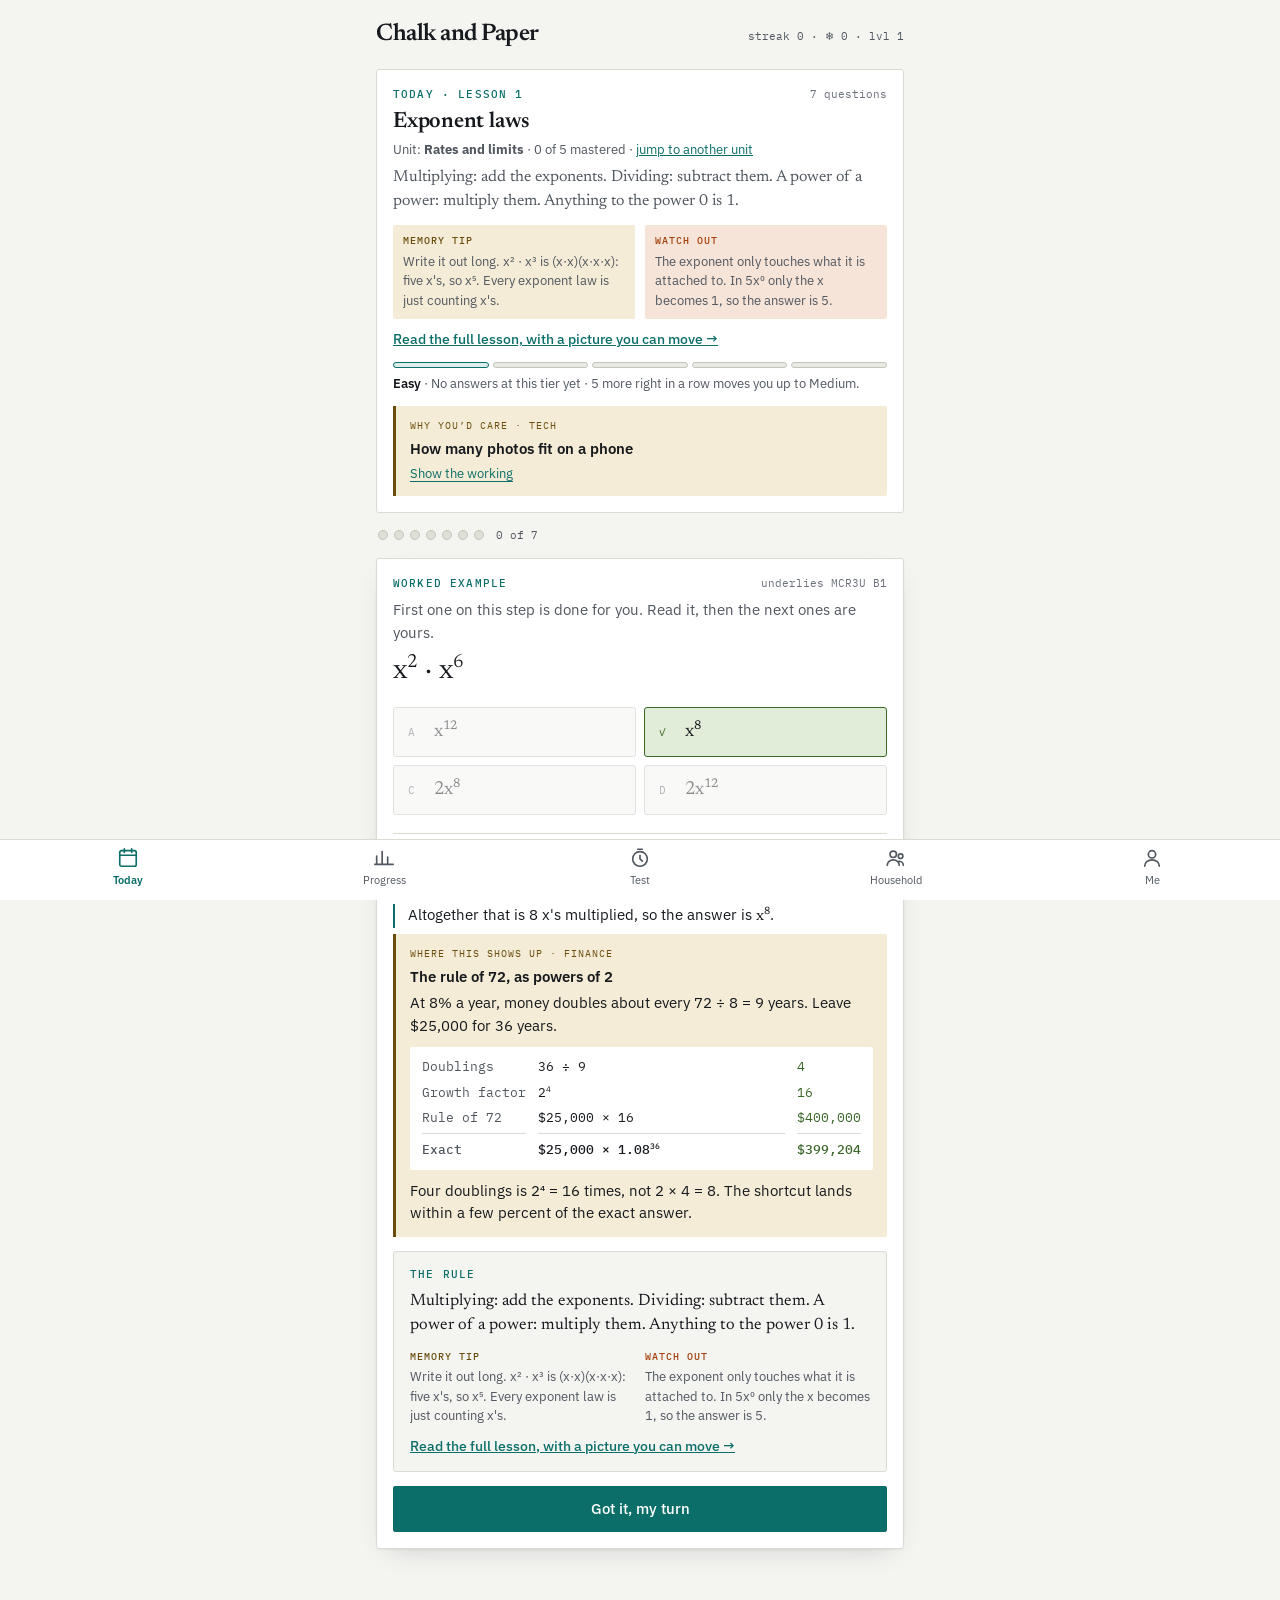
<file: docs/index.html>
<!doctype html>
<html lang="en">
<head>
<meta charset="utf-8">
<meta name="viewport" content="width=device-width, initial-scale=1, viewport-fit=cover">
<title>Chalk and Paper</title>
<meta name="description" content="A daily maths lesson: calculus and vectors, two to five minutes, with real numbers.">
<meta name="theme-color" content="#0B6E68">
<link rel="manifest" href="manifest.webmanifest">
<link rel="icon" href="icon.svg" type="image/svg+xml">
<link rel="apple-touch-icon" href="icon-512.png">
<meta name="apple-mobile-web-app-capable" content="yes">
<meta name="apple-mobile-web-app-status-bar-style" content="default">
<meta name="apple-mobile-web-app-title" content="Chalk and Paper">
<link rel="preconnect" href="https://fonts.googleapis.com">
<link rel="preconnect" href="https://fonts.gstatic.com" crossorigin>
<link rel="stylesheet" href="https://fonts.googleapis.com/css2?family=Newsreader:ital,opsz,wght@0,6..72,400;0,6..72,500;0,6..72,600;1,6..72,400&family=IBM+Plex+Mono:wght@400;500&family=IBM+Plex+Sans:wght@400;500;600&display=swap">
<link rel="stylesheet" href="app.css">
</head>
<body>
<div class="wrap">
  <header class="masthead">
    <a class="brand" href="#today">Chalk and Paper</a>
    <div class="tally" id="tally"></div>
  </header>
  <main id="view" aria-live="polite"></main>
</div>
<nav class="nav" id="nav">
  <a href="#today" data-v="today"><svg viewBox="0 0 24 24" aria-hidden="true"><rect x="3" y="4" width="18" height="17" rx="2"></rect><path d="M3 9h18M8 2v4M16 2v4"></path></svg>Today</a>
  <a href="#progress" data-v="progress"><svg viewBox="0 0 24 24" aria-hidden="true"><path d="M4 19V10M10 19V5M16 19v-8M22 19H2"></path></svg>Progress</a>
  <a href="#test" data-v="test"><svg viewBox="0 0 24 24" aria-hidden="true"><circle cx="12" cy="13" r="8"></circle><path d="M12 9v4l2.5 2.5M9.5 2.5h5"></path></svg>Test</a>
  <a href="#household" data-v="household"><svg viewBox="0 0 24 24" aria-hidden="true"><circle cx="9" cy="8" r="3.5"></circle><circle cx="17" cy="10" r="2.5"></circle><path d="M2.5 20c0-3.5 3-6 6.5-6s6.5 2.5 6.5 6M15 15.5c2.8 0 5 1.8 5 4.5"></path></svg>Household</a>
  <a href="#me" data-v="me"><svg viewBox="0 0 24 24" aria-hidden="true"><circle cx="12" cy="8" r="4"></circle><path d="M4 21c0-4 3.6-7 8-7s8 3 8 7"></path></svg>Me</a>
</nav>
<script src="js/config.js"></script>
<script src="js/content.js"></script>
<script src="js/content-more.js"></script>
<script src="js/content-full.js"></script>
<script src="js/notes-kit.js"></script>
<script src="js/notes/u1a.js"></script>
<script src="js/notes/u1b.js"></script>
<script src="js/notes/u2a.js"></script>
<script src="js/notes/u2b.js"></script>
<script src="js/notes/u3.js"></script>
<script src="js/notes/u4.js"></script>
<script src="js/notes/u6.js"></script>
<script src="js/notes/u7a.js"></script>
<script src="js/notes/u7b.js"></script>
<script src="js/generators.js"></script>
<script src="js/graphs.js"></script>
<script src="js/generators-more.js"></script>
<script src="js/generators-context.js"></script>
<script src="js/generators-modes.js"></script>
<script src="js/generators-full.js"></script>
<script src="js/engine.js"></script>
<script src="js/sync.js"></script>
<script src="js/stepview.js"></script>
<script src="js/app.js"></script>
</body>
</html>
</file>
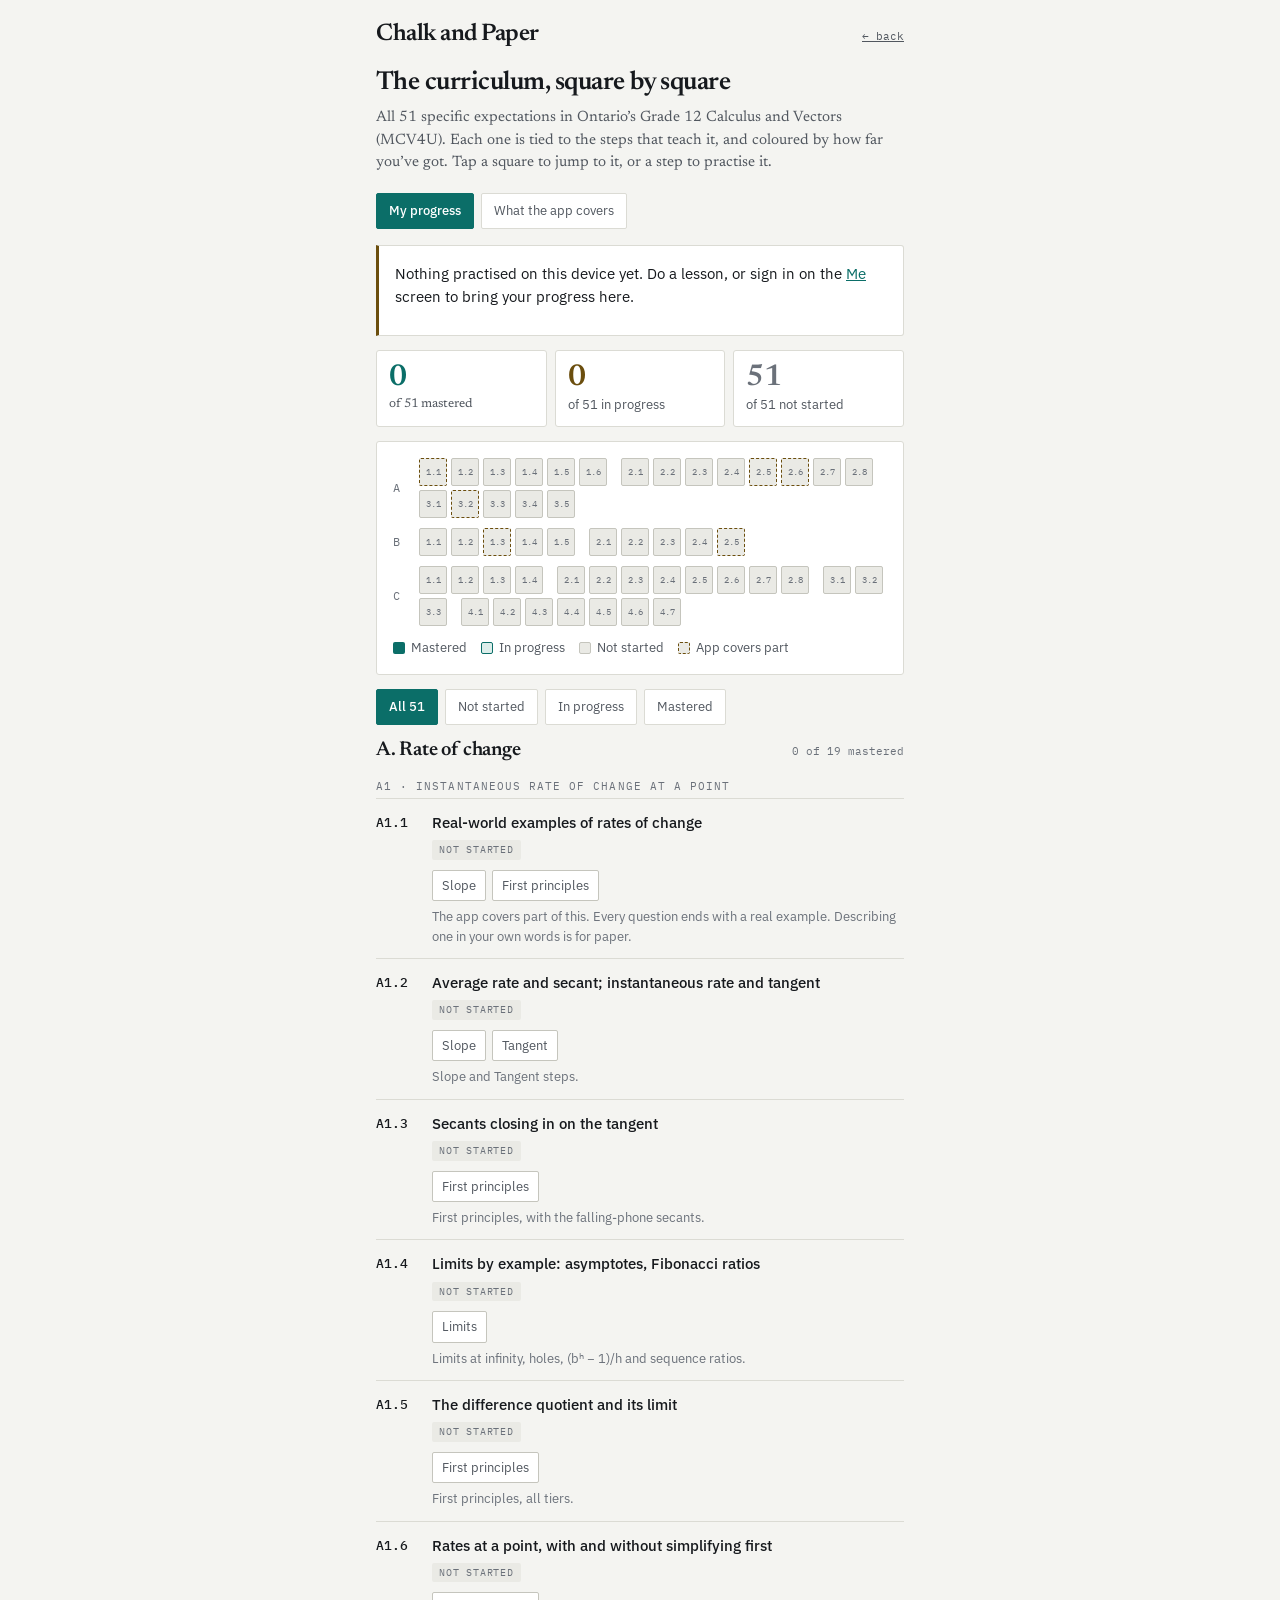
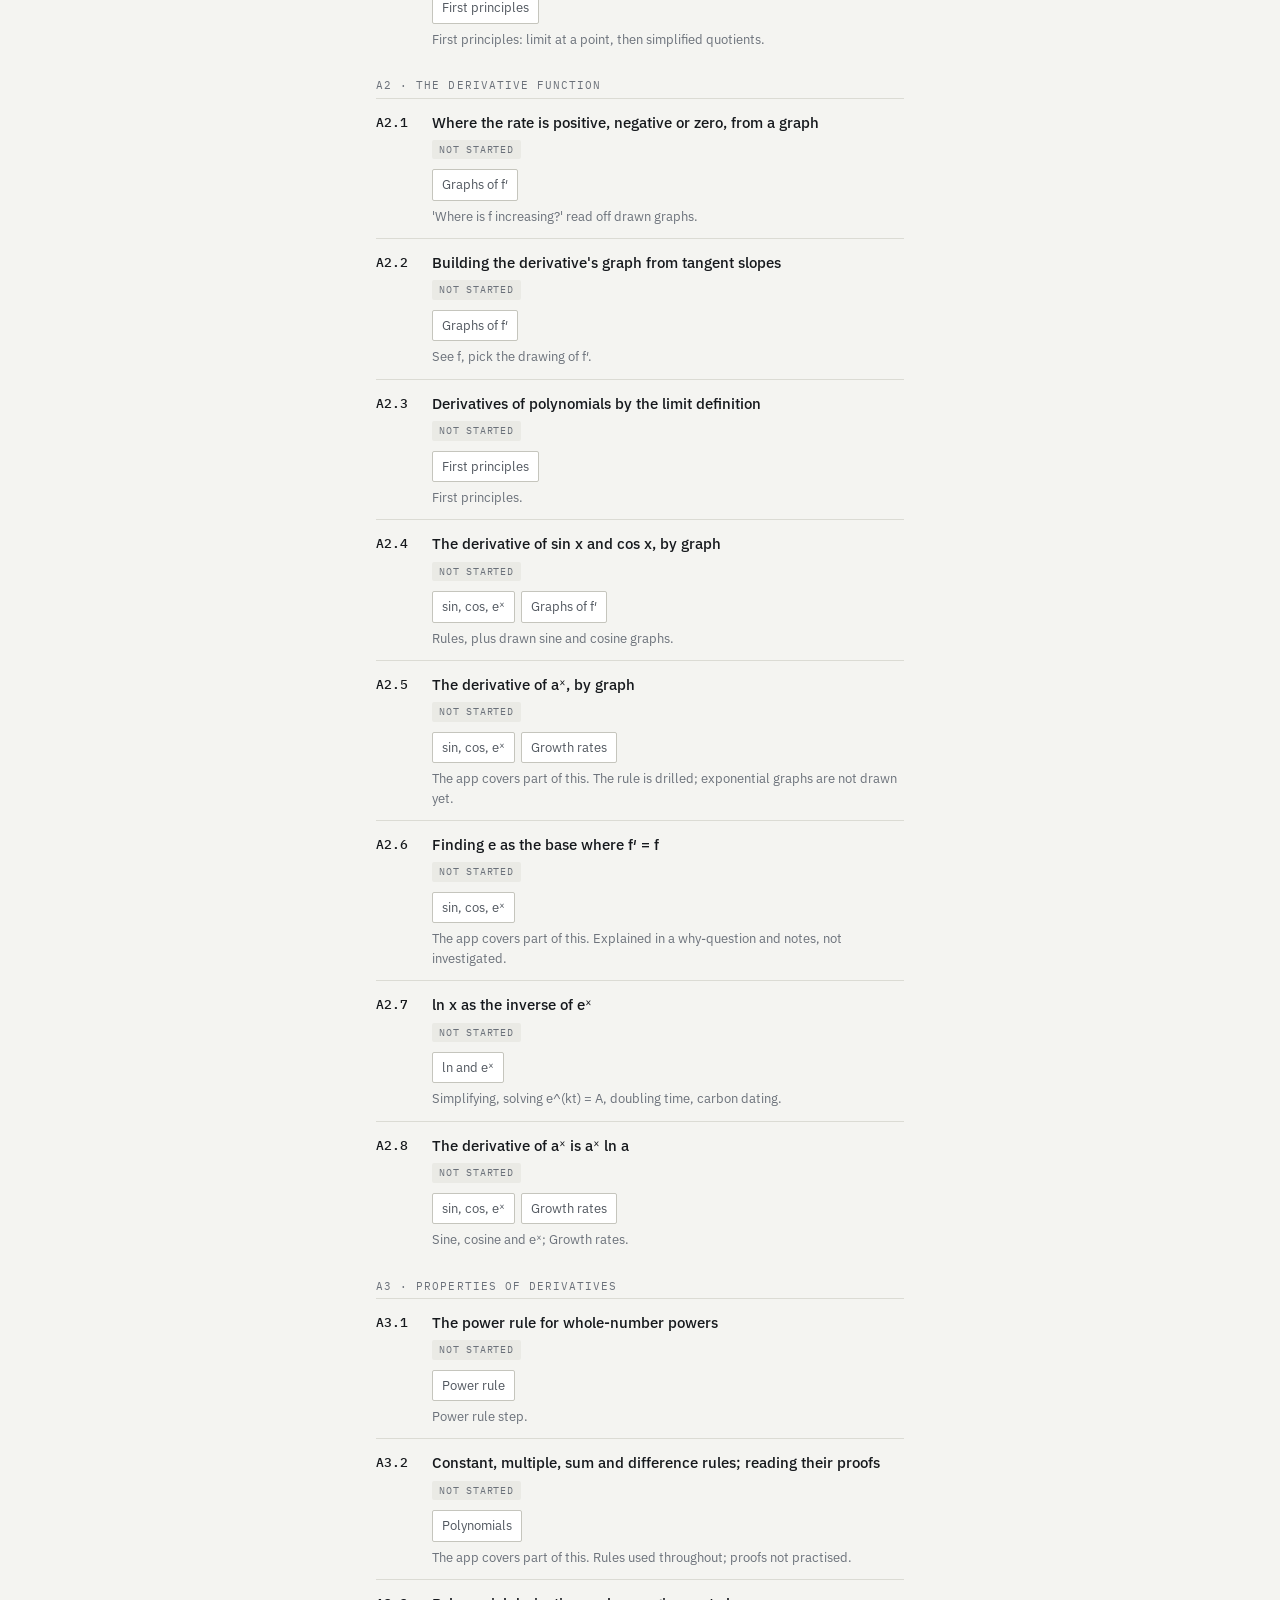
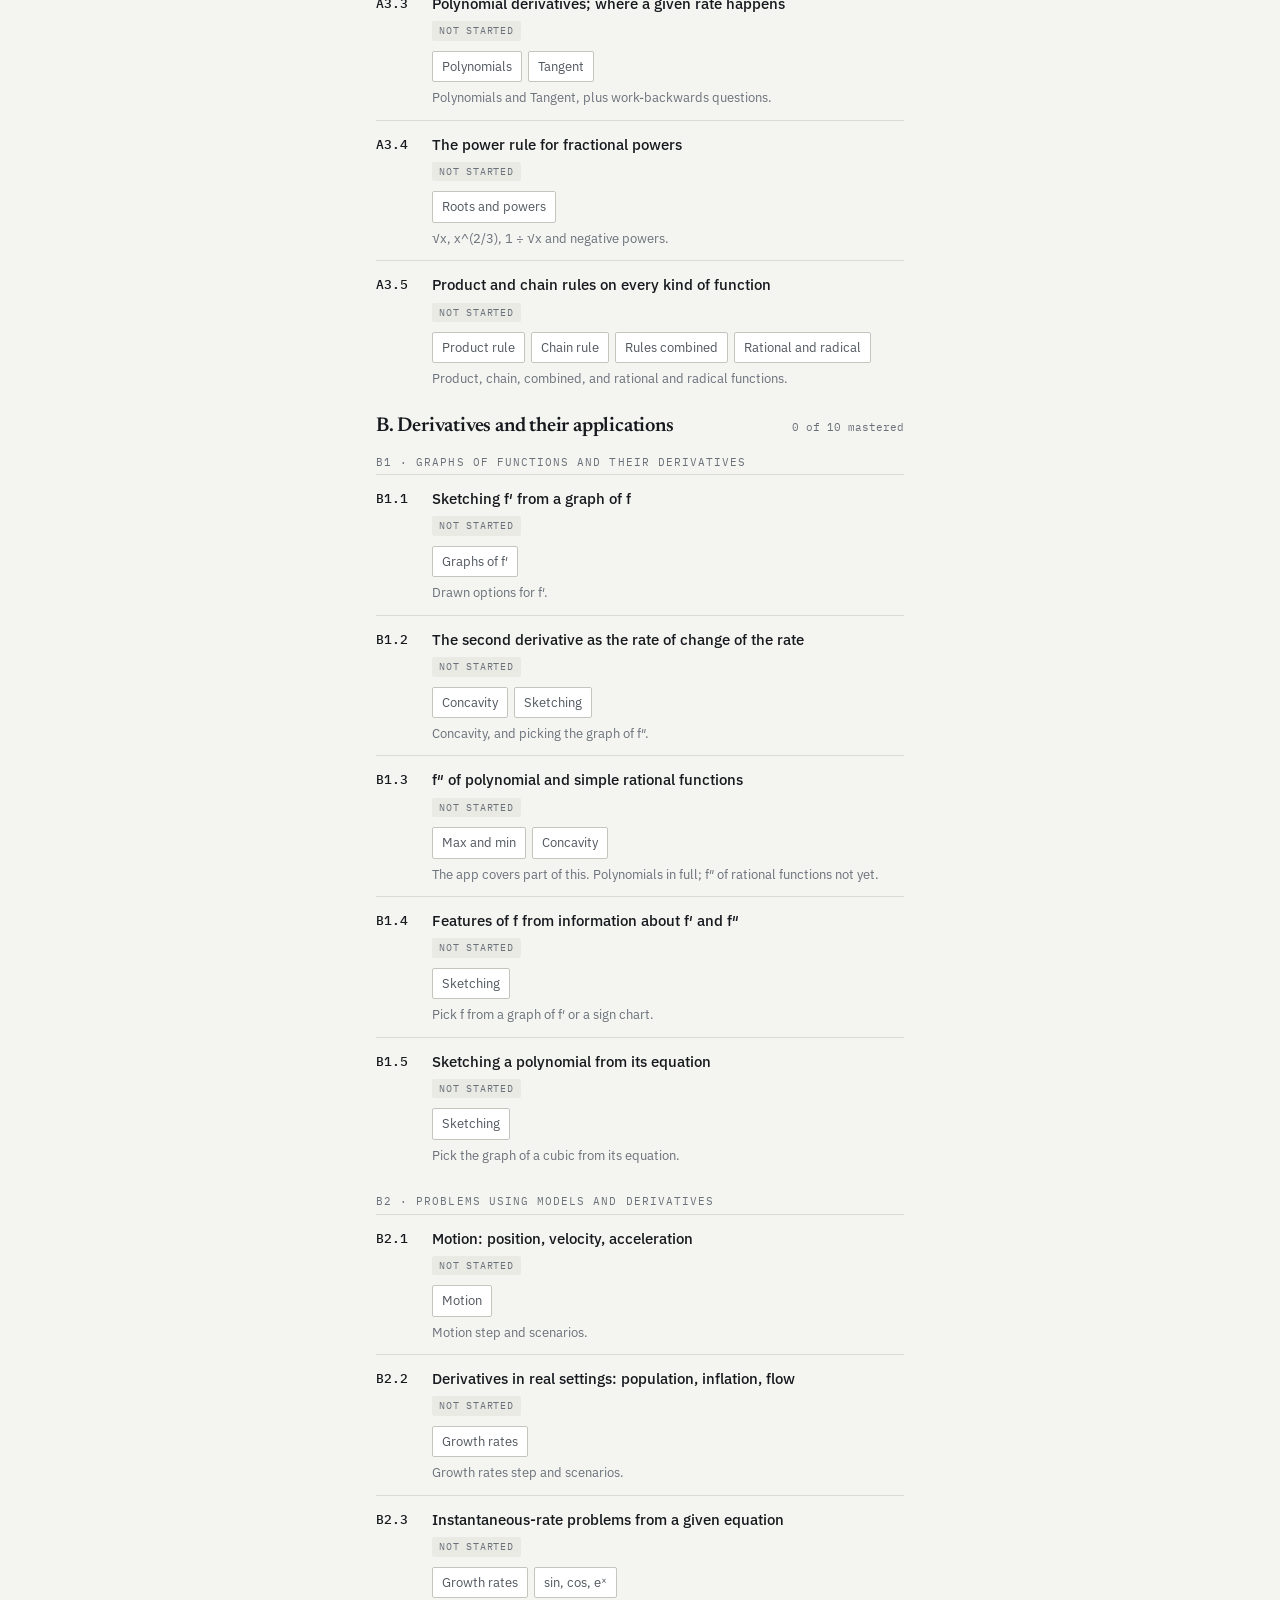
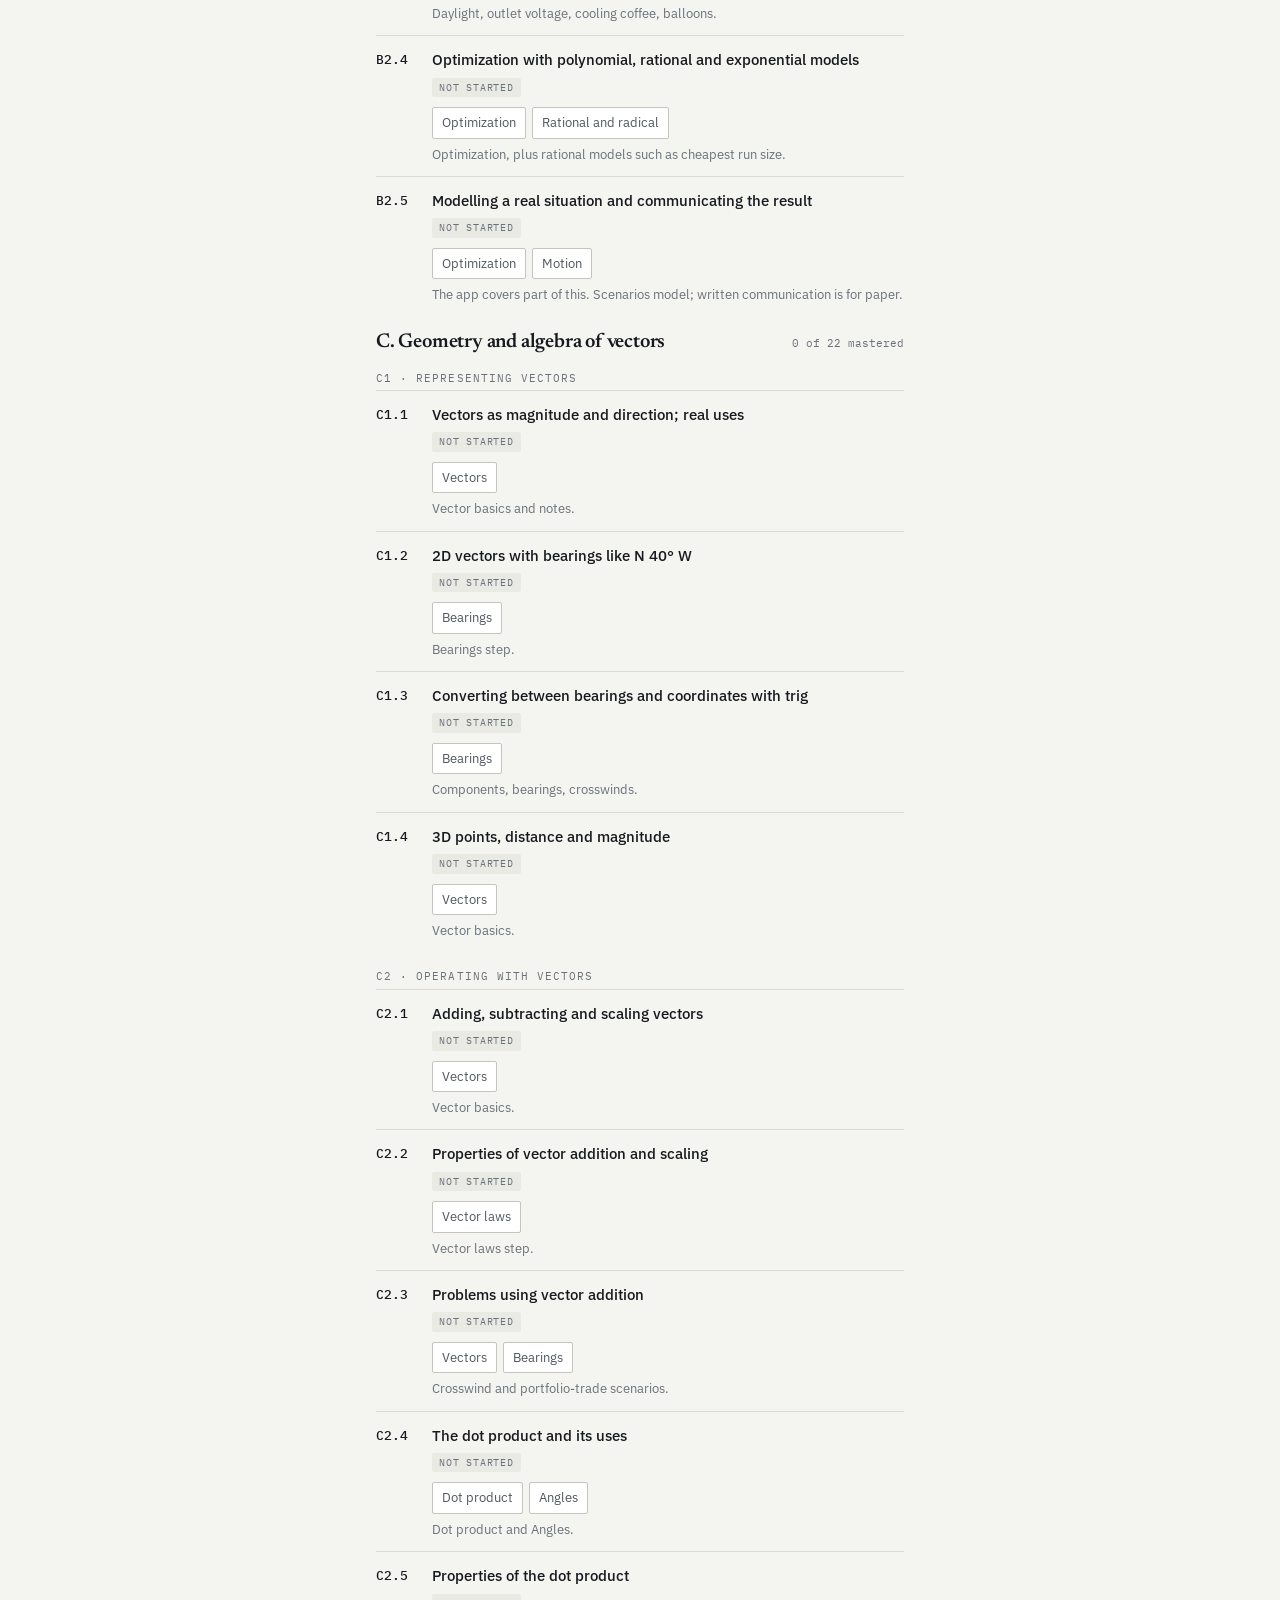
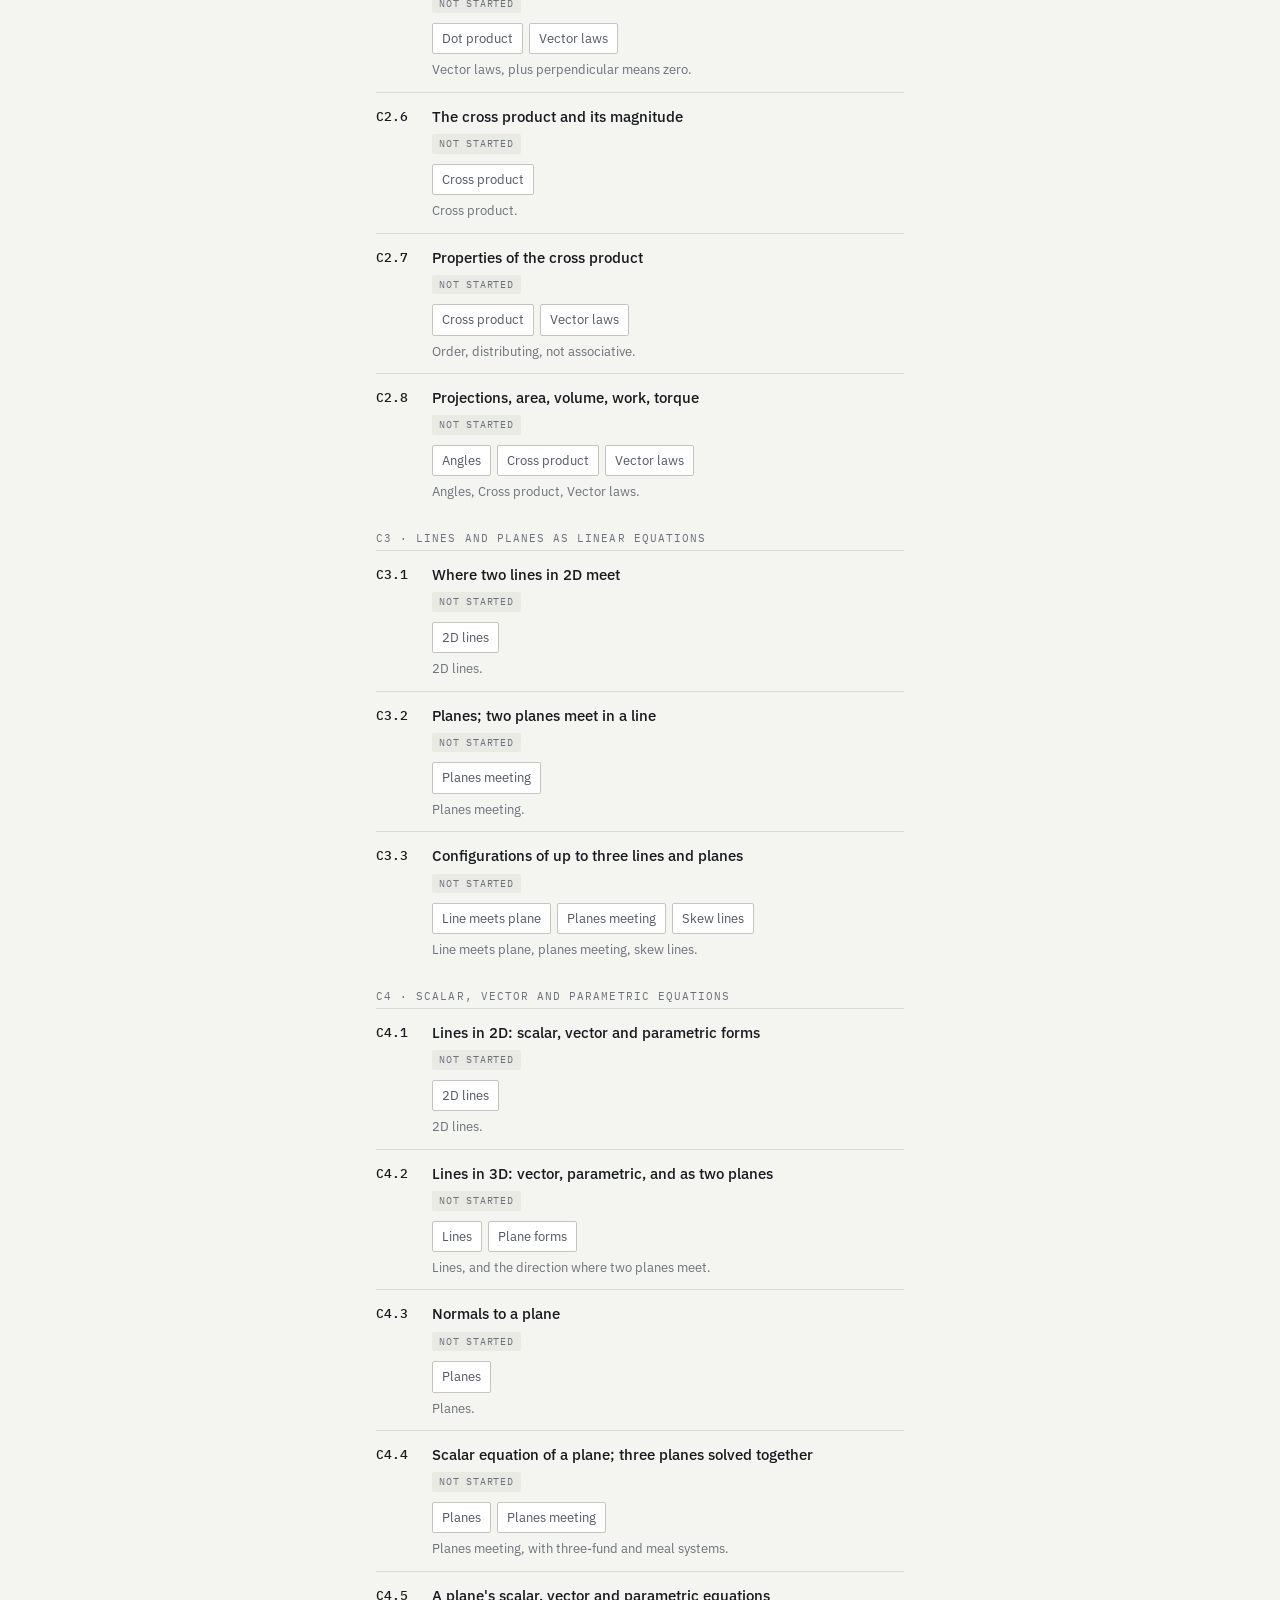
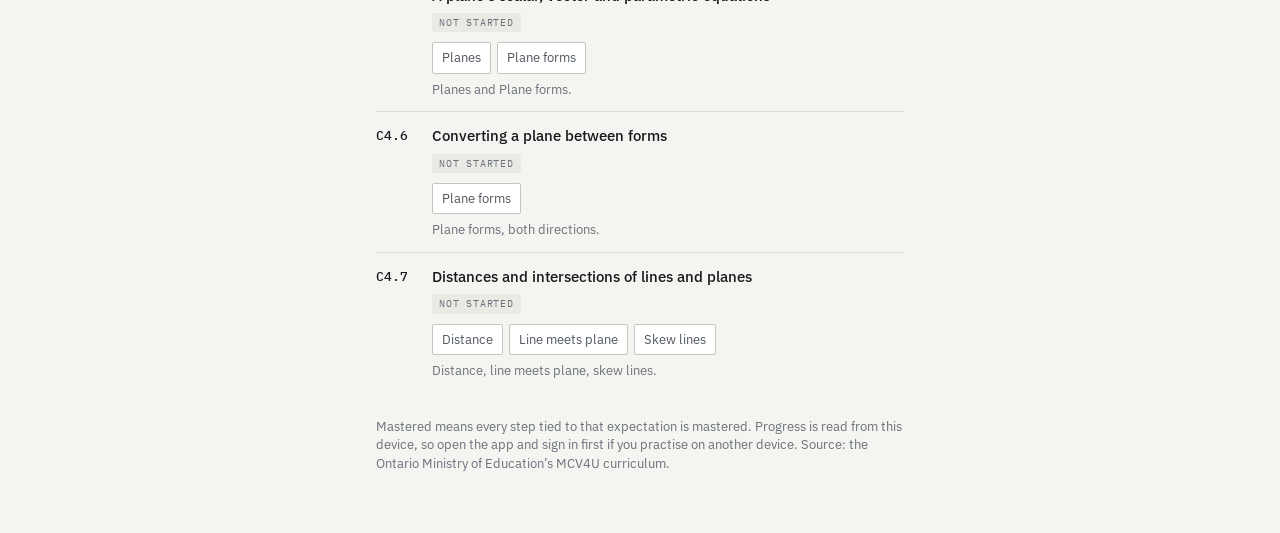
<file: docs/coverage.html>
<!doctype html>
<html lang="en">
<head>
<meta charset="utf-8">
<meta name="viewport" content="width=device-width, initial-scale=1, viewport-fit=cover">
<title>Curriculum Map · Chalk and Paper</title>
<meta name="description" content="Your progress against all 51 Ontario MCV4U specific expectations.">
<meta name="theme-color" content="#0B6E68">
<link rel="icon" href="icon.svg" type="image/svg+xml">
<link rel="manifest" href="manifest.webmanifest">
<link rel="preconnect" href="https://fonts.googleapis.com">
<link rel="preconnect" href="https://fonts.gstatic.com" crossorigin>
<link rel="stylesheet" href="https://fonts.googleapis.com/css2?family=Newsreader:ital,opsz,wght@0,6..72,400;0,6..72,500;0,6..72,600;1,6..72,400&family=IBM+Plex+Mono:wght@400;500&family=IBM+Plex+Sans:wght@400;500;600&display=swap">
<link rel="stylesheet" href="app.css">
<style>.wrap{padding-bottom:48px}</style>
</head>
<body>
<div class="wrap">
  <header class="masthead"><a class="brand" href="./#progress">Chalk and Paper</a><a class="tally" href="./#progress">← back</a></header>
  <h1 style="font-size:26px">The curriculum, square by square</h1>
  <p class="lede" style="font-size:15px">All 51 specific expectations in Ontario’s Grade 12 Calculus and Vectors (MCV4U). Each one is tied to the steps that teach it, and coloured by how far you’ve got. Tap a square to jump to it, or a step to practise it.</p>
  <main id="view" class="stack"><p class="small">Loading…</p></main>
  <p class="note" style="margin-top:24px">Mastered means every step tied to that expectation is mastered. Progress is read from this device, so open the app and sign in first if you practise on another device. Source: the Ontario Ministry of Education’s MCV4U curriculum.</p>
</div>
<script src="js/content.js"></script>
<script src="js/content-more.js"></script>
<script src="js/content-full.js"></script>
<script src="js/engine.js"></script>
<script src="js/coverage.js"></script>
<script>CP.coverage.page(document.getElementById("view"));</script>
</body>
</html>
</file>
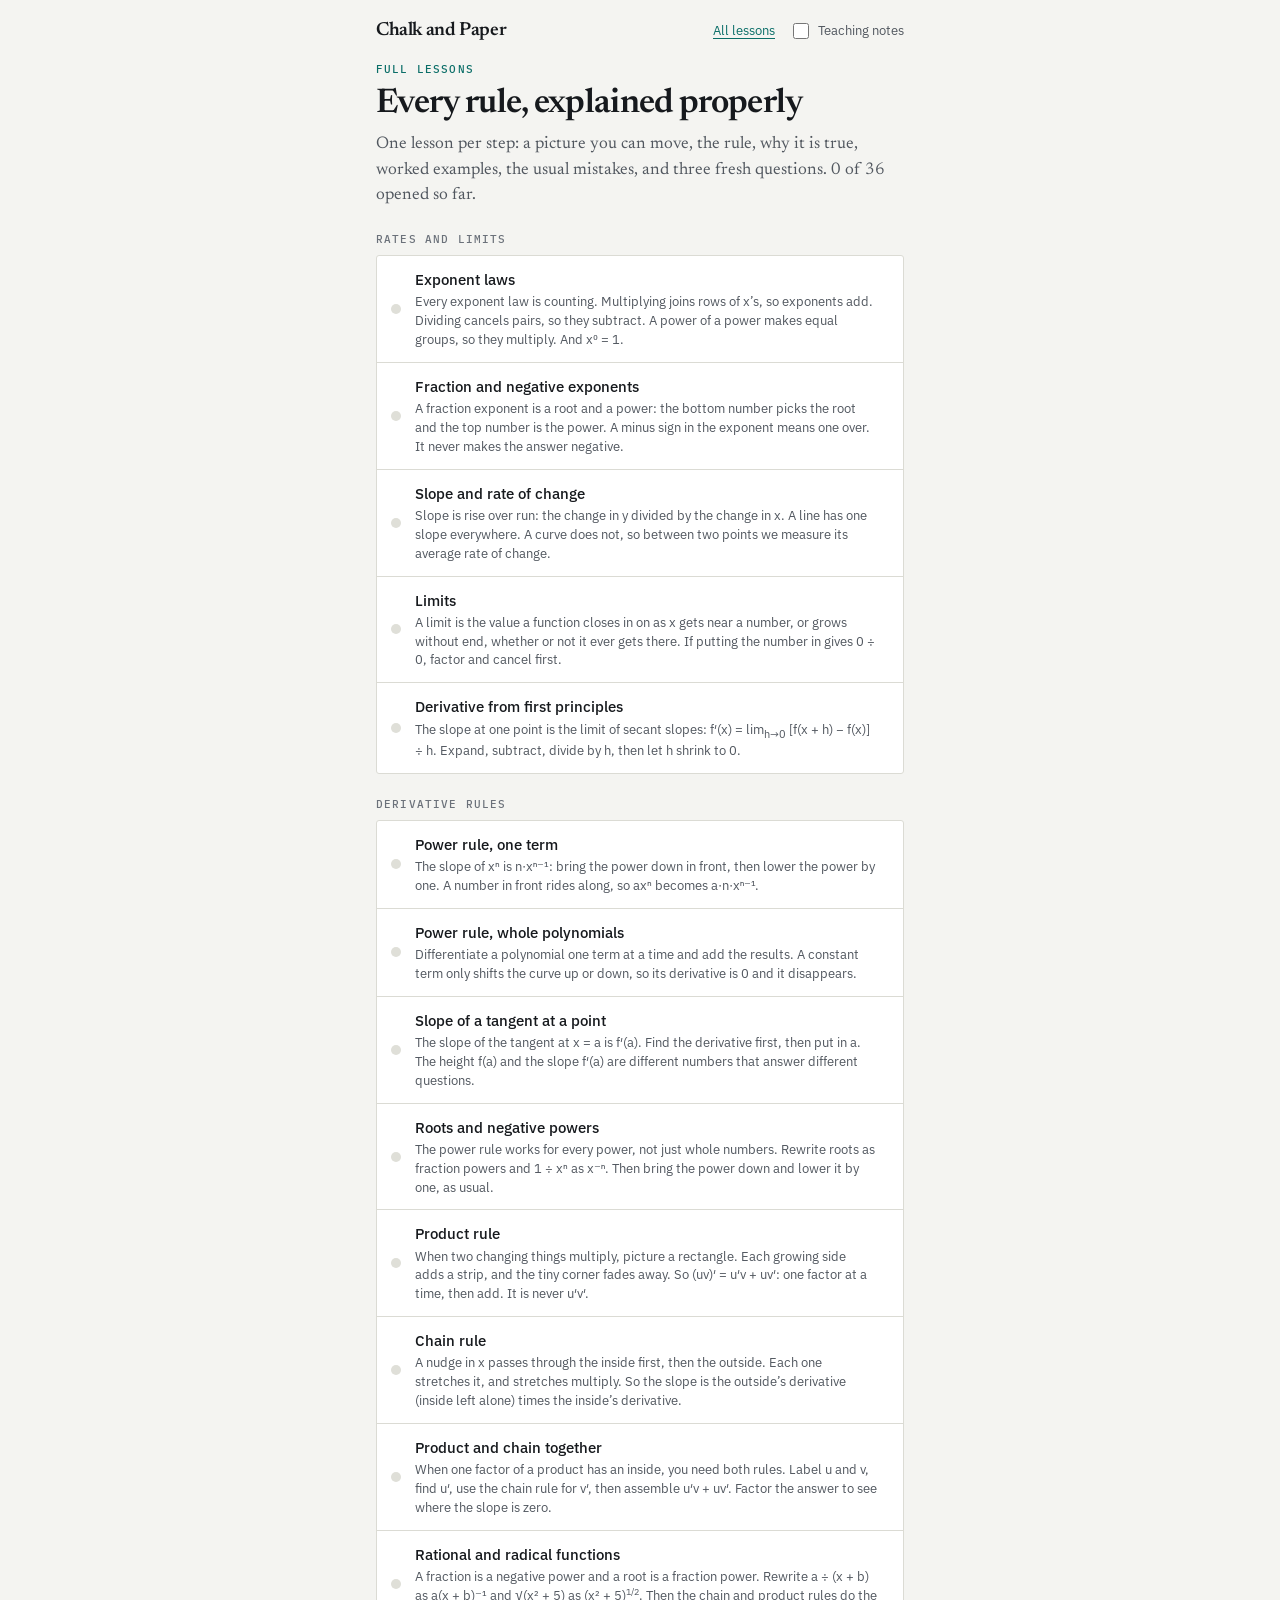
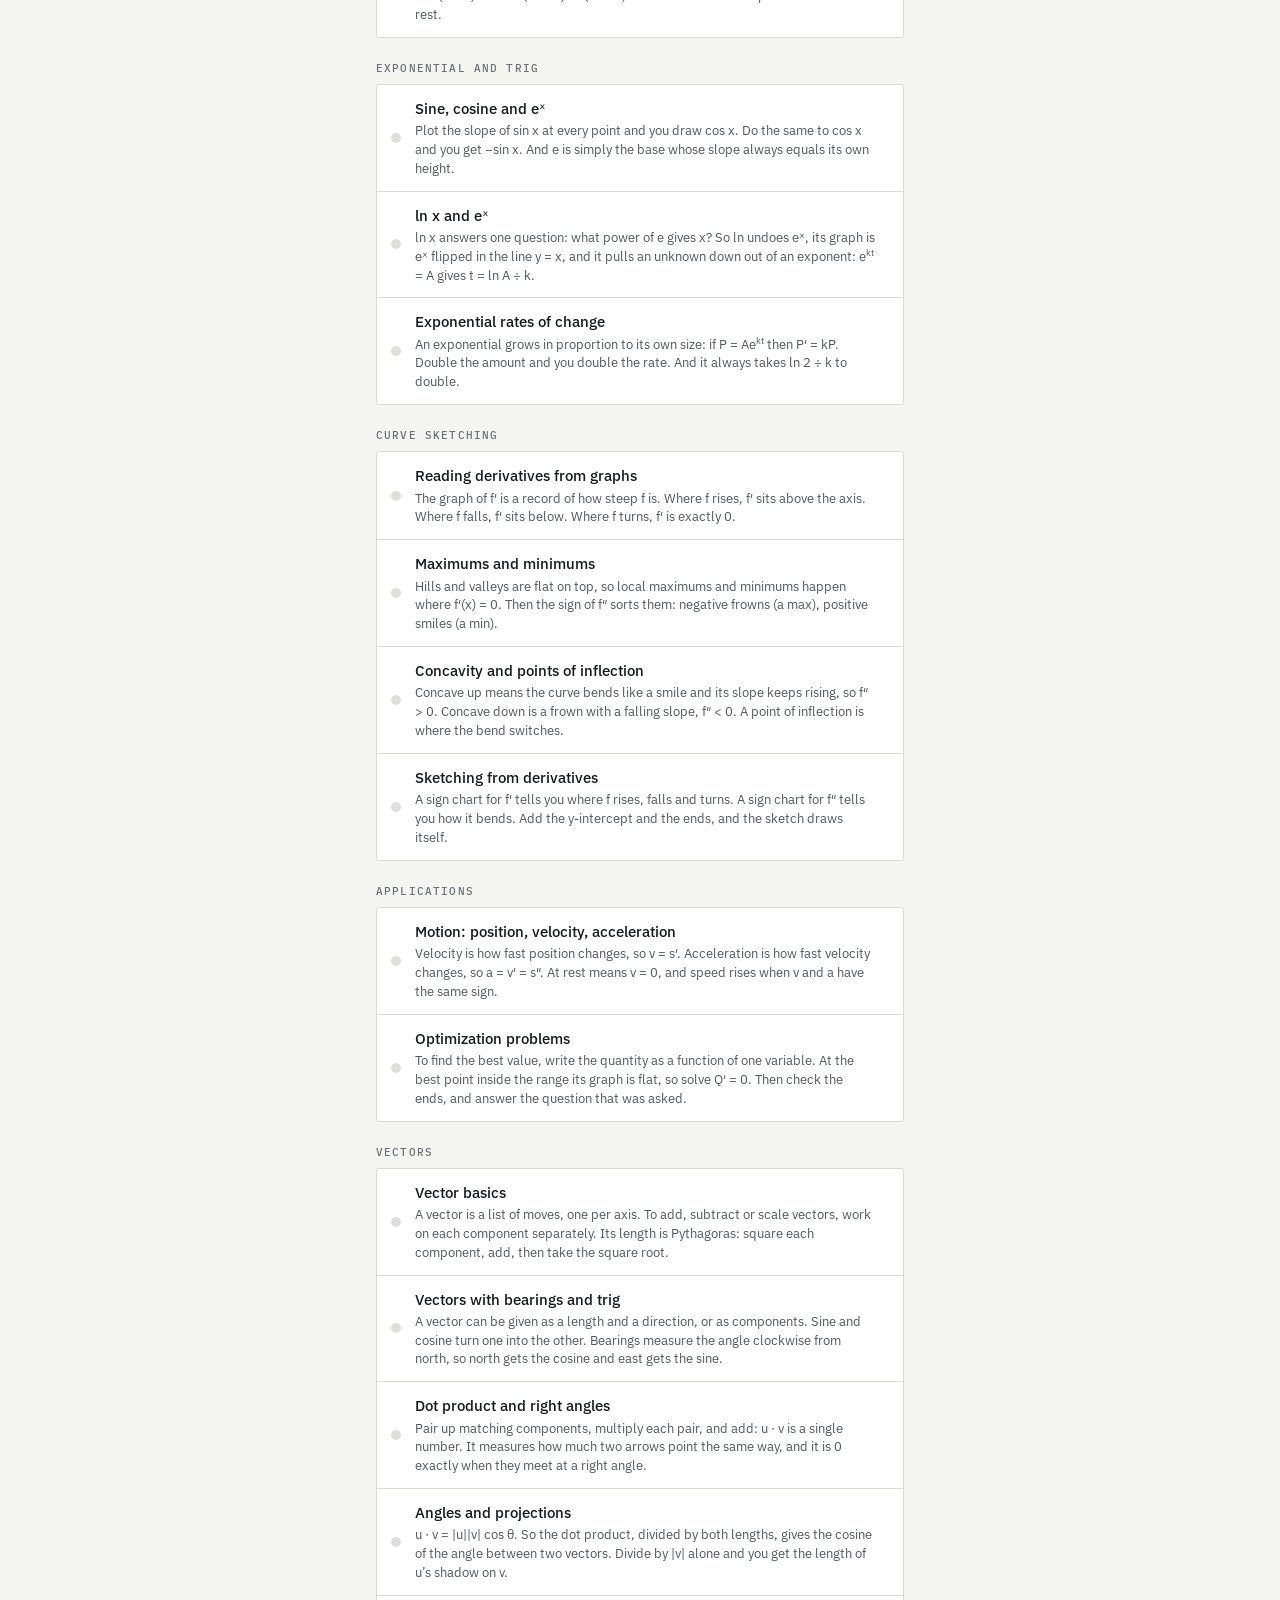
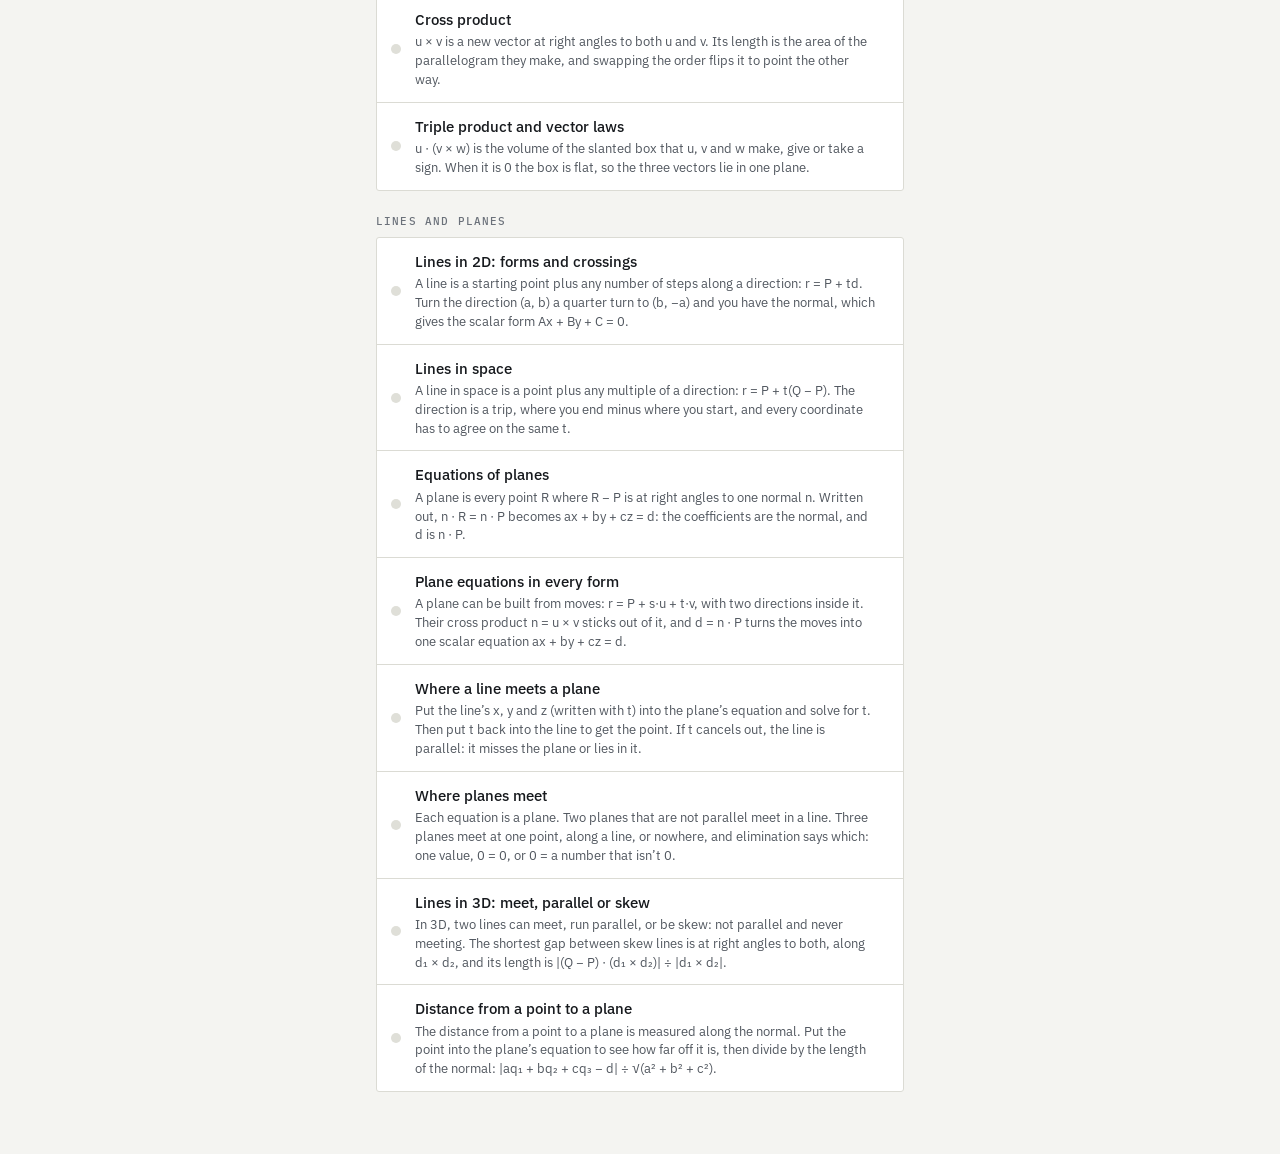
<file: docs/lesson.html>
<!doctype html>
<html lang="en">
<head>
<meta charset="utf-8">
<meta name="viewport" content="width=device-width, initial-scale=1, viewport-fit=cover">
<title>Full lessons · Chalk and Paper</title>
<meta name="description" content="Every calculus and vectors rule explained properly, with pictures you can move.">
<meta name="theme-color" content="#0B6E68">
<link rel="icon" href="icon.svg" type="image/svg+xml">
<link rel="preconnect" href="https://fonts.googleapis.com">
<link rel="preconnect" href="https://fonts.gstatic.com" crossorigin>
<link rel="stylesheet" href="https://fonts.googleapis.com/css2?family=Newsreader:ital,opsz,wght@0,6..72,400;0,6..72,500;0,6..72,600;1,6..72,400&family=IBM+Plex+Mono:wght@400;500&family=IBM+Plex+Sans:wght@400;500;600&display=swap">
<link rel="stylesheet" href="app.css">
</head>
<body class="lpage">
<div class="wrap">
  <header class="masthead ltop">
    <a class="brand" href="index.html#today">Chalk and Paper</a>
    <span class="ltopr"><a class="link" href="#">All lessons</a><label class="lteach"><input type="checkbox" id="teach-on"> Teaching notes</label></span>
  </header>
  <main id="view" aria-live="polite"></main>
</div>
<script src="js/config.js"></script>
<script src="js/content.js"></script>
<script src="js/content-more.js"></script>
<script src="js/content-full.js"></script>
<script src="js/notes-kit.js"></script>
<script src="js/notes/u1a.js"></script>
<script src="js/notes/u1b.js"></script>
<script src="js/notes/u2a.js"></script>
<script src="js/notes/u2b.js"></script>
<script src="js/notes/u3.js"></script>
<script src="js/notes/u4.js"></script>
<script src="js/notes/u6.js"></script>
<script src="js/notes/u7a.js"></script>
<script src="js/notes/u7b.js"></script>
<script src="js/generators.js"></script>
<script src="js/graphs.js"></script>
<script src="js/generators-more.js"></script>
<script src="js/generators-context.js"></script>
<script src="js/generators-modes.js"></script>
<script src="js/generators-full.js"></script>
<script src="js/engine.js"></script>
<script src="js/sync.js"></script>
<script src="js/widgets.js"></script>
<script src="js/lessons/u1.js"></script>
<script src="js/lessons/u2a.js"></script>
<script src="js/lessons/u2b.js"></script>
<script src="js/lessons/u3a.js"></script>
<script src="js/lessons/u3b.js"></script>
<script src="js/lessons/u4.js"></script>
<script src="js/lessons/u6a.js"></script>
<script src="js/lessons/u6b.js"></script>
<script src="js/lessons/u7a.js"></script>
<script src="js/lessons/u7b.js"></script>
<script src="js/lesson.js"></script>
</body>
</html>
</file>
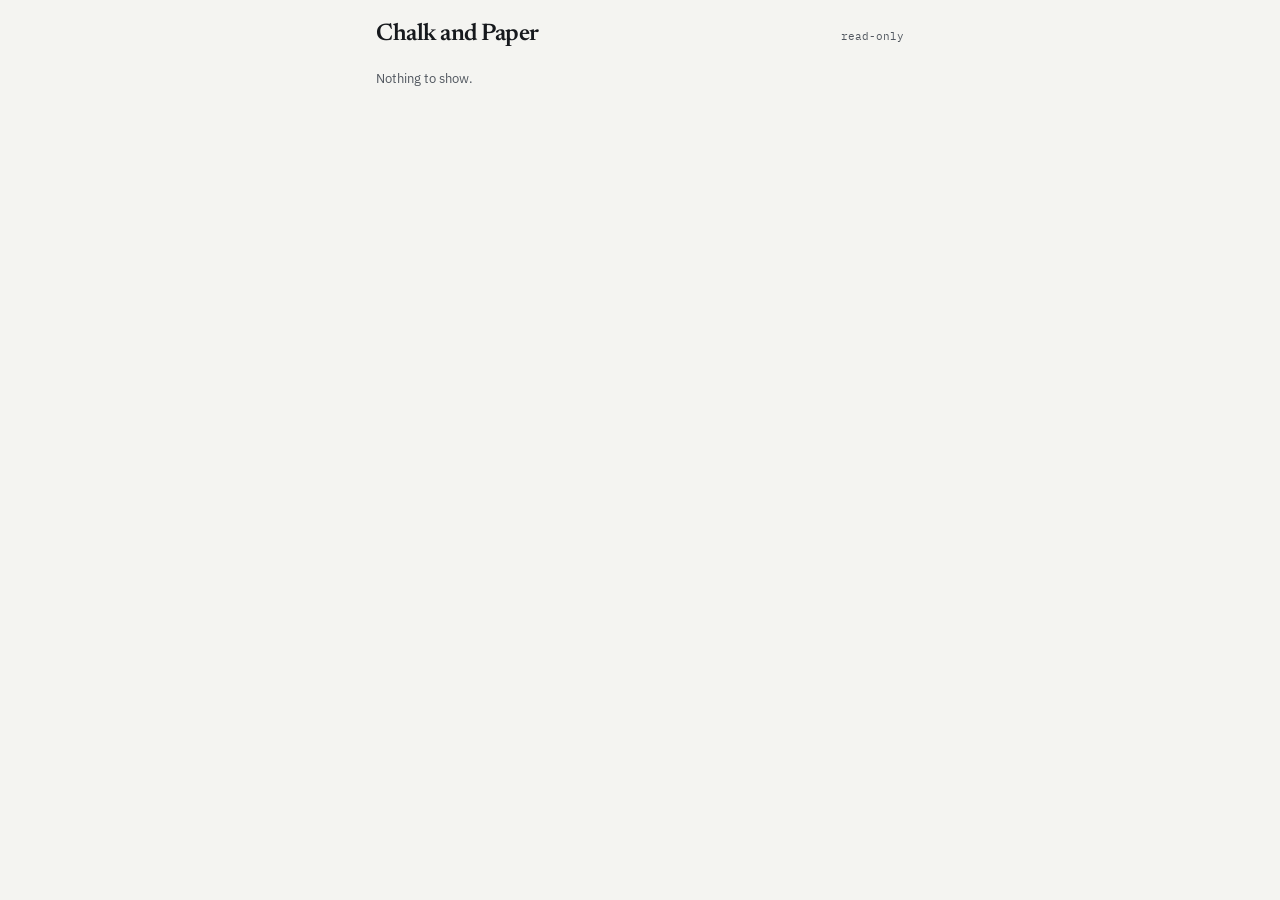
<file: docs/share.html>
<!doctype html>
<html lang="en">
<head>
<meta charset="utf-8">
<meta name="viewport" content="width=device-width, initial-scale=1, viewport-fit=cover">
<title>Chalk and Paper</title>
<meta name="robots" content="noindex">
<link rel="icon" href="icon.svg" type="image/svg+xml">
<link rel="preconnect" href="https://fonts.googleapis.com">
<link rel="preconnect" href="https://fonts.gstatic.com" crossorigin>
<link rel="stylesheet" href="https://fonts.googleapis.com/css2?family=Newsreader:ital,opsz,wght@0,6..72,400;0,6..72,600&family=IBM+Plex+Mono:wght@400;500&family=IBM+Plex+Sans:wght@400;500;600&display=swap">
<link rel="stylesheet" href="app.css">
<style>.wrap{padding-bottom:40px}</style>
</head>
<body>
<div class="wrap">
  <header class="masthead"><span class="brand">Chalk and Paper</span><span class="tally">read-only</span></header>
  <main id="view"><p class="small">Loading…</p></main>
</div>
<script>window.CP = { readOnly: true }; /* never write the shared record into this device's own progress */</script>
<script src="js/config.js"></script>
<script src="js/content.js"></script>
<script src="js/content-more.js"></script>
<script src="js/content-full.js"></script>
<script src="js/notes-kit.js"></script>
<script src="js/notes/u1a.js"></script>
<script src="js/notes/u1b.js"></script>
<script src="js/notes/u2a.js"></script>
<script src="js/notes/u2b.js"></script>
<script src="js/notes/u3.js"></script>
<script src="js/notes/u4.js"></script>
<script src="js/notes/u6.js"></script>
<script src="js/notes/u7a.js"></script>
<script src="js/notes/u7b.js"></script>
<script src="js/generators.js"></script>
<script src="js/graphs.js"></script>
<script src="js/generators-more.js"></script>
<script src="js/generators-context.js"></script>
<script src="js/generators-modes.js"></script>
<script src="js/generators-full.js"></script>
<script src="js/engine.js"></script>
<script src="js/sync.js"></script>
<script src="js/coverage.js"></script>
<script src="js/stepview.js"></script>
<script>
(function () {
  const view = document.getElementById("view");
  const esc = s => String(s).replace(/&/g, "&amp;").replace(/</g, "&lt;");
  const token = new URLSearchParams(location.search).get("t");
  if (!CP.sync.enabled || !token) { view.innerHTML = '<p class="small">Nothing to show.</p>'; return; }
  CP.sync.rpc("cp_share", { p_token: token }).then(r => {
    /* load the shared record into the engine, read-only, so the same progress code renders it */
    CP.replaceState(Object.assign({ v: 1 }, r.state, { profile: { name: r.name, tracks: ["mcv4u"], size: 5 } }));
    const paint = () => { const m = /^#step\/(\w+)$/.exec(location.hash); if (m && CP.stepById(m[1])) { view.innerHTML = '<p style="margin:0 0 6px"><a class="link" href="#">← ' + esc(r.name) + '’s progress</a></p>' + CP.stepView.html(m[1], { readOnly: true, name: r.name }); CP.stepView.bind(view, m[1]); } else main(); window.scrollTo(0, 0); };
    window.addEventListener("hashchange", paint);
    paint();
    function main() {
    const steps = CP.trackSteps("mcv4u"), cur = CP.currentStep("mcv4u"), st = CP.streak(), lv = CP.level();
    const mastered = steps.filter(s => CP.mastered(s.id)).length, b = CP.bests(), weak = CP.weakest(), mis = CP.mistakes(), cal = CP.calendar(8);
    const q = n => n === 0 ? "" : n < 4 ? "q1" : n < 8 ? "q2" : "q3";
    const S = CP.state();
    let h = '<h1 style="font-size:24px">' + esc(r.name) + '</h1><p class="lede" style="font-size:15px">Shared progress. Updated as they practise.</p><div class="stack">';
    h += '<div class="tiles"><div class="tile"><span class="k">Streak</span><span class="v">' + st.days + '</span><span class="s">days</span></div><div class="tile"><span class="k">Level ' + lv.n + '</span><span class="v">' + S.points.toLocaleString("en-CA") + '</span><span class="s">points</span></div><div class="tile"><span class="k">Mastered</span><span class="v">' + mastered + '</span><span class="s">of ' + steps.length + '</span></div></div>';
    h += '<section class="card"><div class="row"><p class="kicker">Calculus and Vectors</p><span class="mono">now on: ' + esc(cur.name) + ' · ' + CP.TIERS[CP.stepState(cur.id).tier] + '</span></div><div class="map">' + steps.map(s => '<a class="st" href="#step/' + s.id + '">' + CP.stepView.pip(s) + '<span class="nm">' + esc(s.short) + '</span></a>').join("") + '</div><p class="note" style="margin-top:8px">Bars show the tier reached, Easy to Master; the tint is how often they were right lately. Tap a step for every question they answered.</p></section>';
    h += '<section class="card" id="cov"></section>';
    h += '<section class="card"><div class="row"><p class="kicker">Days practised</p><span class="mono">last 8 weeks</span></div><div class="cal">' + cal.map(d => '<span class="' + q(d.q) + '" title="' + d.date + '"></span>').join("") + '</div></section>';
    /* the tutor view: per step accuracy and the mistakes they keep making */
    const rows = steps.map(s => ({ s, x: S.steps[s.id] })).filter(o => o.x && o.x.attempts > 0);
    h += '<section class="card"><p class="kicker">Accuracy by step, and tier reached</p><div class="list">' + rows.map(o => '<div class="li"><span class="k">' + esc(o.s.name) + ' <span style="color:var(--ink-3)">· ' + CP.TIERS[CP.stepState(o.s.id).tier] + '</span></span><span class="v">' + Math.round(100 * o.x.correct / o.x.attempts) + '% · ' + o.x.attempts + '</span></div>').join("") + (rows.length ? "" : '<p class="small">Nothing attempted yet.</p>') + '</div></section>';
    if (mis.length) h += '<section class="card"><p class="kicker">Mistakes they keep making</p><p class="small" style="margin-bottom:8px">The wrong options chosen most often. Each is a specific misconception, and the name of the thing to teach next.</p><div class="list">' + mis.map(m => '<div class="li"><span class="k">' + esc(CP.stepById(m.step).name) + ': chose <span class="m" style="font-size:.95em">' + m.chosen + '</span></span><span class="v">' + m.n + '×</span></div>').join("") + '</div></section>';
    /* full lessons opened: which rules needed more than the daily card */
    const reads = Object.keys(S.read || {}).filter(id => CP.stepById(id)).sort((x, y) => (S.read[y].last || 0) - (S.read[x].last || 0));
    if (reads.length) h += '<section class="card"><p class="kicker">Full lessons opened</p><p class="small" style="margin-bottom:8px">Opened when the short rule card was not enough. The score is their best on the lesson’s three check questions.</p><div class="list">' + reads.map(id => { const x = S.read[id]; return '<div class="li"><span class="k">' + esc(CP.stepById(id).name) + ' <span style="color:var(--ink-3)">· ' + x.n + '×, last ' + new Date(x.last).toLocaleDateString("en-CA", { month: "short", day: "numeric" }) + '</span></span><span class="v">' + (x.best == null ? "–" : x.best + "/3") + '</span></div>'; }).join("") + '</div></section>';
    const tests = (S.tests || []).slice(-6).reverse();
    if (tests.length) h += '<section class="card"><p class="kicker">Recent tests</p><div class="list">' + tests.map(t => '<div class="li"><span class="k">' + new Date(t.id).toLocaleDateString("en-CA", { month: "short", day: "numeric" }) + ' · ' + esc(CP.testLabel(t.scope, t.stepId)) + '</span><span class="v">' + t.right + '/' + t.n + '</span></div>').join("") + '</div></section>';
    if (weak) h += '<p class="small">Weakest step: <strong>' + esc(weak.name) + '</strong> at ' + Math.round(weak.acc * 100) + '%.</p>';
    h += '</div>';
    view.innerHTML = h;
    if (CP.coverage) CP.coverage.compact(document.getElementById("cov"));
    if (CP.graph) CP.graph.hydrate(view);
    }
  }).catch(e => { view.innerHTML = '<p class="small">' + esc(CP.sync.errorText(e)) + '</p>'; });
})();
</script>
</body>
</html>
</file>
<file: docs/app.css>
:root{
  color-scheme:light;
  --bg:#F4F4F1; --surface:#FFFFFF; --surface-2:#EAEAE5; --surface-3:#DFDFD8;
  --ink:#16191D; --ink-2:#51575F; --ink-3:#6B717A;
  --line:#DBDBD4; --line-2:#C5C5BD;
  --accent:#0B6E68; --accent-soft:#DCEDEA; --on-accent:#FFFFFF;
  --good:#3A6627; --good-soft:#E1EDD8;
  --miss:#A5400C; --miss-soft:#F6E4D8;
  --tip:#6B4E0E; --tip-soft:#F4ECD6;
  --shadow:0 1px 2px rgba(20,22,26,.05),0 10px 28px -14px rgba(20,22,26,.22);
  --serif:"Newsreader",Georgia,"Times New Roman",serif;
  --sans:"IBM Plex Sans",-apple-system,BlinkMacSystemFont,"Segoe UI",Helvetica,Arial,sans-serif;
  --mono:"IBM Plex Mono",ui-monospace,SFMono-Regular,Menlo,Consolas,monospace;
}
@media (prefers-color-scheme:dark){
  :root{
    color-scheme:dark;
    --bg:#121419; --surface:#1A1D22; --surface-2:#22262C; --surface-3:#2C3138;
    --ink:#E8EAEC; --ink-2:#A6ACB5; --ink-3:#8A9099;
    --line:#2A2E35; --line-2:#3A3F47;
    --accent:#4FC7BC; --accent-soft:#15302D; --on-accent:#0E1215;
    --good:#8FC36B; --good-soft:#1C2915;
    --miss:#F0894A; --miss-soft:#33200F;
    --tip:#DDBA5E; --tip-soft:#2C2512;
    --shadow:0 1px 2px rgba(0,0,0,.4),0 12px 30px -16px rgba(0,0,0,.7);
  }
}
*{box-sizing:border-box}
html,body{height:100%}
body{margin:0;background:var(--bg);color:var(--ink);font-family:var(--sans);font-size:15px;line-height:1.55;-webkit-font-smoothing:antialiased;padding-top:env(safe-area-inset-top,0px)}
sup{font-size:.66em;line-height:0}
a{color:var(--accent)}
.wrap{max-width:560px;margin:0 auto;padding-inline:16px;padding-block:16px calc(84px + env(safe-area-inset-bottom,0px))}
.m{font-family:var(--serif);font-size:1.08em;color:var(--ink)}

/* masthead */
.masthead{display:flex;justify-content:space-between;align-items:baseline;gap:12px;margin-bottom:16px}
.brand{font-family:var(--serif);font-weight:600;font-size:24px;letter-spacing:-.02em;color:var(--ink);text-decoration:none}
.tally{font-family:var(--mono);font-size:11px;color:var(--ink-2);font-variant-numeric:tabular-nums;white-space:nowrap}

/* bottom nav */
.nav{position:fixed;left:0;right:0;bottom:0;display:flex;background:var(--surface);border-top:1px solid var(--line);padding:6px 0 calc(10px + env(safe-area-inset-bottom,0px));z-index:5}
.nav a{flex:1;min-height:44px;display:flex;flex-direction:column;align-items:center;justify-content:center;gap:3px;text-decoration:none;color:var(--ink-2);font-size:11px}
.nav a svg{width:22px;height:22px;fill:none;stroke:currentColor;stroke-width:1.8;stroke-linecap:round;stroke-linejoin:round}
.nav a.on{color:var(--accent);font-weight:600}
.nav a:focus-visible{outline:2px solid var(--accent);outline-offset:-2px}

/* general */
h1{font-family:var(--serif);font-weight:600;font-size:clamp(26px,6vw,34px);line-height:1.08;letter-spacing:-.02em;margin:0 0 10px;text-wrap:balance}
h2{font-family:var(--serif);font-weight:600;font-size:22px;line-height:1.15;letter-spacing:-.01em;margin:0}
.lede{font-family:var(--serif);font-size:17px;line-height:1.5;color:var(--ink-2);margin:0 0 18px}
.stack{display:flex;flex-direction:column;gap:14px}
.card{background:var(--surface);border:1px solid var(--line);border-radius:3px;padding:16px}
.card.lift{box-shadow:var(--shadow)}
.card.rail{border-left:3px solid var(--accent);border-radius:0 3px 3px 0}
.card.tip{border-left:3px solid var(--tip);border-radius:0 3px 3px 0}
.kicker{font-family:var(--mono);font-size:10.5px;letter-spacing:.11em;text-transform:uppercase;color:var(--accent);font-weight:500;margin:0 0 8px}
.kicker.muted{color:var(--ink-3)}
.kicker.tipc{color:var(--tip)}
.row{display:flex;justify-content:space-between;align-items:baseline;gap:12px}
.mono{font-family:var(--mono);font-size:10.5px;color:var(--ink-3)}
.small{font-size:13px;color:var(--ink-2);line-height:1.5}
.expr{font-family:var(--serif);font-size:clamp(22px,5vw,29px);line-height:1.35;margin:0 0 16px;overflow-x:auto}
.expr.q{font-size:clamp(18px,4.2vw,22px);line-height:1.4}
.task{font-size:14.5px;color:var(--ink-2);margin:0 0 8px}
.btn{font:inherit;font-size:14.5px;font-weight:500;min-height:46px;padding:0 18px;border-radius:2px;cursor:pointer;border:1px solid var(--accent);background:var(--accent);color:var(--on-accent);display:inline-flex;align-items:center;justify-content:center;text-decoration:none}
.btn:hover{filter:brightness(1.07)}
.btn.ghost{background:var(--surface-2);border-color:var(--line-2);color:var(--ink)}
.btn.block{width:100%}
.btn:focus-visible,.opt:focus-visible,.chip:focus-visible,.link:focus-visible{outline:2px solid var(--accent);outline-offset:2px}
.acts{display:flex;flex-wrap:wrap;gap:9px;margin-top:14px}
.acts .btn{flex:1}
.link{font:inherit;font-size:13px;color:var(--accent);background:none;border:0;padding:0;cursor:pointer;text-decoration:underline;text-underline-offset:3px}

/* rule card */
.rule{border:1px solid var(--line);border-radius:3px;background:var(--bg);padding:14px 16px;margin-top:14px}
.rule .rr{font-family:var(--serif);font-size:16.5px;line-height:1.45;margin:0 0 12px}
.rule .rx{display:grid;gap:10px;grid-template-columns:1fr 1fr}
@media (max-width:480px){.rule .rx{grid-template-columns:1fr}}
.rule .rx div{font-size:13px;line-height:1.5;color:var(--ink-2)}
.rule .rx b{display:block;font-family:var(--mono);font-size:9.5px;letter-spacing:.1em;text-transform:uppercase;font-weight:500;margin-bottom:3px}
.rule .tipb b{color:var(--tip)}.rule .trapb b{color:var(--miss)}

/* lesson dots */
.dots{display:flex;align-items:center;gap:6px;padding:0 2px}
.dots i{width:10px;height:10px;border-radius:50%;background:var(--surface-3);border:1px solid var(--line-2)}
.dots i.y{background:var(--good);border-color:var(--good)}
.dots i.n{background:var(--miss);border-color:var(--miss)}
.dots i.cur{background:var(--accent);border-color:var(--accent);box-shadow:0 0 0 3px var(--accent-soft)}
.dots i.rev{border-style:dashed}
.dots span{font-family:var(--mono);font-size:11px;color:var(--ink-2);margin-left:6px}

/* options */
.opts{display:grid;gap:8px;grid-template-columns:1fr 1fr}
@media (max-width:480px){.opts{grid-template-columns:1fr}}
.opts.one{grid-template-columns:1fr}
.opt{font:inherit;text-align:left;cursor:pointer;padding:10px 14px;min-height:50px;border:1px solid var(--line-2);border-radius:3px;background:var(--bg);color:var(--ink);display:flex;align-items:center;gap:12px}
.opt:hover:not(:disabled){border-color:var(--accent);background:var(--accent-soft)}
.opt .ok{font-family:var(--mono);font-size:11px;color:var(--ink-3);flex:none;width:14px}
.opt .ov{font-family:var(--serif);font-size:19px;line-height:1.3;overflow-x:auto}
.opt.prose .ov{font-family:var(--sans);font-size:14.5px;line-height:1.45}
.opt:disabled{cursor:default}
.opt.right{border-color:var(--good);background:var(--good-soft)}.opt.right .ok{color:var(--good)}
.opt.wrong{border-color:var(--miss);background:var(--miss-soft)}.opt.wrong .ok{color:var(--miss)}
.opt.faded{opacity:.5}

/* feedback */
.fb{margin-top:18px;padding-top:16px;border-top:1px solid var(--line)}
.verdict{display:inline-block;font-family:var(--mono);font-size:11px;letter-spacing:.07em;text-transform:uppercase;padding:3px 9px;border-radius:2px;margin-bottom:12px}
.verdict.y{background:var(--good-soft);color:var(--good)}.verdict.n{background:var(--miss-soft);color:var(--miss)}
.mistake{margin:0 0 14px;padding:12px 14px;border-left:3px solid var(--miss);background:var(--miss-soft);font-size:14.5px;line-height:1.55;border-radius:0 2px 2px 0}
.mistake .lbl{display:block;font-family:var(--mono);font-size:10px;letter-spacing:.1em;text-transform:uppercase;color:var(--miss);margin-bottom:4px}
.h4{font-family:var(--mono);font-size:10px;letter-spacing:.11em;text-transform:uppercase;color:var(--ink-3);margin:0 0 8px}
.walk{display:flex;flex-direction:column;gap:8px;margin:0 0 6px}
.walk .w{font-size:14.5px;line-height:1.55;color:var(--ink-2);padding-left:13px;border-left:2px solid var(--line);overflow-x:auto}
.walk .w:last-child{color:var(--ink);border-left-color:var(--accent)}
.prose{font-size:14.5px;line-height:1.62;color:var(--ink-2);margin:0 0 10px}
.prose strong{color:var(--ink);font-weight:600}

/* practical */
.live{display:flex;align-items:center;gap:8px;padding:8px 10px;background:var(--bg);border-radius:2px;font-family:var(--mono);font-size:11.5px;margin:0 0 12px}
.live .tag{font-size:9.5px;letter-spacing:.1em;text-transform:uppercase;font-weight:500;padding:2px 6px;border:1px solid var(--accent);border-radius:2px;color:var(--accent)}
.live .tag.off{border-color:var(--line-2);color:var(--ink-3)}
.calc{display:grid;grid-template-columns:auto 1fr auto;gap:6px 12px;align-items:baseline;padding:10px 12px;background:var(--bg);border-radius:2px;font-family:var(--mono);font-size:12.5px;margin:12px 0;overflow-x:auto}
.calc .l{color:var(--ink-2)}.calc .r{color:var(--good)}
.calc .last{border-top:1px solid var(--line);padding-top:6px;font-weight:500}

/* progress */
.tiles{display:grid;grid-template-columns:repeat(3,minmax(0,1fr));gap:8px}
.tile{background:var(--surface);border:1px solid var(--line);border-radius:3px;padding:12px 12px 10px;display:flex;flex-direction:column;gap:2px}
.tile .k{font-family:var(--mono);font-size:9.5px;letter-spacing:.1em;text-transform:uppercase;color:var(--ink-3)}
.tile .v{font-family:var(--serif);font-size:30px;font-weight:600;line-height:1}
.tile .s{font-size:11.5px;color:var(--ink-2)}
.map{display:grid;grid-template-columns:repeat(7,minmax(0,1fr));gap:8px 6px}
.map .st{display:flex;flex-direction:column;align-items:center;gap:4px;background:none;border:0;padding:0;cursor:pointer;font:inherit}
.map .pip{width:30px;height:30px;border-radius:50%;display:flex;align-items:center;justify-content:center;font-family:var(--mono);font-size:11px;background:var(--surface-2);border:1px solid var(--line-2);color:var(--ink-3)}
.map .nm{font-size:9px;color:var(--ink-2);text-align:center;line-height:1.2}
.legend{display:flex;flex-wrap:wrap;gap:14px;font-size:11px;color:var(--ink-2);padding-top:10px;margin-top:10px;border-top:1px solid var(--line)}
.legend span{display:flex;align-items:center;gap:5px}
.legend i{width:10px;height:10px;border-radius:50%;display:inline-block}
.cal{display:grid;grid-template-columns:repeat(8,minmax(0,1fr));gap:4px}
.cal span{height:32px;border-radius:2px;background:var(--surface-2)}
.cal span.q1{background:#B9D9D4}.cal span.q2{background:#7DBBB2}.cal span.q3{background:var(--accent)}
@media (prefers-color-scheme:dark){.cal span.q1{background:#1F4A45}.cal span.q2{background:#2E7A72}}
.cal span.today{outline:2px solid var(--accent);outline-offset:-2px}
.list{display:flex;flex-direction:column}
.list .li{display:flex;justify-content:space-between;gap:12px;padding:9px 0;border-top:1px solid var(--line);font-size:13.5px}
.list .li:first-child{border-top:0}
.list .li .v{font-family:var(--mono);font-weight:500;text-align:right;white-space:nowrap}
.list .li .k{color:var(--ink-2)}

/* waiting */
.wait a{display:flex;justify-content:space-between;align-items:center;min-height:44px;padding:0 14px;background:var(--surface);border:1px solid var(--line);border-radius:3px;text-decoration:none;color:var(--ink);font-size:13.5px}
.wait a span:last-child{font-family:var(--mono);font-size:11px;color:var(--ink-2)}
.wait{display:flex;flex-direction:column;gap:6px}

/* me */
.field{display:flex;flex-direction:column;gap:6px;margin-bottom:14px}
.field label{font-size:13px;color:var(--ink-2)}
.field input[type=text],.field input[type=email]{font:inherit;font-size:15px;padding:9px 11px;border:1px solid var(--line-2);border-radius:2px;background:var(--bg);color:var(--ink)}
.chips{display:flex;flex-wrap:wrap;gap:7px}
.chip{font:inherit;font-size:13px;padding:7px 12px;border-radius:2px;cursor:pointer;background:var(--surface);color:var(--ink-2);border:1px solid var(--line)}
.chip[aria-pressed="true"]{background:var(--accent);border-color:var(--accent);color:var(--on-accent);font-weight:500}
.chip:disabled{opacity:.5;cursor:default}
.check{display:flex;align-items:center;gap:10px;font-size:14px}
.check input{width:20px;height:20px}
.note{font-size:12.5px;color:var(--ink-3);line-height:1.5}
footer{margin-top:28px;padding-top:14px;border-top:1px solid var(--line);font-size:12px;color:var(--ink-3);text-align:center}
@media (prefers-reduced-motion:reduce){*{transition:none!important;animation:none!important}}

/* tiers */
.tierbar{margin-top:12px;display:flex;flex-direction:column;gap:6px}
.tpips{display:flex;gap:4px}
.tpips i{flex:1;height:6px;border-radius:3px;background:var(--surface-2);border:1px solid var(--line-2)}
.tpips i.done{background:var(--accent);border-color:var(--accent)}
.tpips i.cur{background:var(--accent-soft);border-color:var(--accent)}
.tpips i.best{border-style:dashed;border-color:var(--accent)}
.tlab{font-size:12.5px;color:var(--ink-2);line-height:1.45}
.tlab b{color:var(--ink);font-weight:600}
.tnames{display:flex;gap:4px;font-family:var(--mono);font-size:9px;letter-spacing:.06em;text-transform:uppercase;color:var(--ink-3)}
.tnames span{flex:1;text-align:center}
.banner{margin:0 0 14px;padding:10px 12px;border-radius:2px;font-size:14px;line-height:1.5}
.banner.up{background:var(--accent-soft);color:var(--ink);border-left:3px solid var(--accent)}
.banner.down{background:var(--tip-soft);color:var(--ink);border-left:3px solid var(--tip)}
.banner b{font-weight:600}
.trow{display:grid;grid-template-columns:minmax(0,1fr) 92px 64px;gap:10px;align-items:center;padding:7px 0;border-top:1px solid var(--line);font-size:13px}
.trow:first-child{border-top:0}
.trow .tp{display:flex;gap:2px}
.trow .tp i{flex:1;height:5px;border-radius:2px;background:var(--surface-2);border:1px solid var(--line-2)}
.trow .tp i.done{background:var(--accent);border-color:var(--accent)}
.trow .tp i.cur{background:var(--accent-soft);border-color:var(--accent)}
.trow .ac{font-family:var(--mono);font-size:11px;color:var(--ink-2);text-align:right}
.trow .nm2{overflow:hidden;text-overflow:ellipsis;white-space:nowrap}
.trow .nm2 small{display:block;font-size:11px;color:var(--ink-3)}
/* spot the error: lines of working */
.opt.line .ok{width:20px}
.opt.line .ov{font-family:var(--serif);font-size:16.5px}
.fixbox{margin:0 0 14px;padding:12px 14px;border-left:3px solid var(--accent);background:var(--accent-soft);font-size:14.5px;line-height:1.55;border-radius:0 2px 2px 0}
.fixbox .lbl{display:block;font-family:var(--mono);font-size:10px;letter-spacing:.1em;text-transform:uppercase;color:var(--accent);margin-bottom:4px}
.blank{display:inline-block;min-width:.9em;border:1px dashed currentColor;border-radius:2px;text-align:center;font-size:.8em;line-height:1.1}
/* test mode */
.clock{font-family:var(--mono);font-size:13px;color:var(--ink-2)}
.score{font-family:var(--serif);font-size:44px;font-weight:600;line-height:1}
.rq{border-top:1px solid var(--line);padding:8px 0}
.rq summary{cursor:pointer;display:flex;gap:10px;align-items:baseline;font-size:14px;list-style:none}
.rq summary::-webkit-details-marker{display:none}
.rq .mk{font-family:var(--mono);width:16px;flex:none}
.rq .mk.y{color:var(--good)}.rq .mk.n{color:var(--miss)}
.rq .body{padding:10px 0 4px}
.tagb{font-family:var(--mono);font-size:9.5px;letter-spacing:.08em;text-transform:uppercase;padding:2px 6px;border-radius:2px;background:var(--accent-soft);color:var(--accent);margin-left:6px}
/* where this shows up */
.rl{margin:0 0 14px;padding:12px 14px;border-left:3px solid var(--tip);background:var(--tip-soft);font-size:14.5px;line-height:1.55;border-radius:0 2px 2px 0}
.card > .rl{margin:14px 0 0}
.rl .lbl{display:block;font-family:var(--mono);font-size:10px;letter-spacing:.1em;text-transform:uppercase;color:var(--tip);margin-bottom:4px}
.rl b{font-weight:600}
/* drawn graphs */
.gph{display:block;width:100%;min-width:110px}
.gph svg{display:block;width:100%;height:auto}
.gph.big{max-width:420px;margin:6px auto 0}
.gph .gr{stroke:var(--line);stroke-width:.6}
.gph .ax{stroke:var(--ink-3);stroke-width:1}
.gph .crv{fill:none;stroke:var(--accent);stroke-width:2.2;stroke-linejoin:round;stroke-linecap:round}
.gph .tk{font-family:var(--mono);font-size:9px;fill:var(--ink-3)}
.gph .mk{fill:var(--miss)}
.opt .ov .gph{min-width:0}
.opt:has(.gph) .ov{flex:1;overflow:visible}
.opt.wrong .gph .crv{stroke:var(--miss)}
.opt.right .gph .crv{stroke:var(--good)}
.li .gph,.rq summary .gph{display:inline-block;width:110px;vertical-align:middle}
/* units */
.ulab{font-family:var(--mono);font-size:10px;letter-spacing:.1em;text-transform:uppercase;color:var(--ink-3);margin:14px 0 6px}
.ulab:first-of-type{margin-top:0}
.uchips{display:flex;flex-wrap:wrap;gap:6px;margin-top:4px}
.uchip{font-size:12.5px;padding:5px 9px;border-radius:2px;border:1px solid var(--line-2);color:var(--ink-2);text-decoration:none;background:var(--surface)}
.uchip.done{background:var(--accent);border-color:var(--accent);color:var(--on-accent)}
.uchip.cur{border:1.5px solid var(--accent);color:var(--accent);font-weight:500}
.opts:has(.gph){grid-template-columns:1fr 1fr}
.opts:has(.gph) .opt{padding:8px 8px 8px 10px;gap:6px}
/* curriculum map */
.cov-mode{margin-bottom:2px}
.cov-tots{display:grid;grid-template-columns:repeat(3,minmax(0,1fr));gap:8px}
.cov-tot{display:flex;flex-direction:column;gap:2px;padding:12px;border-radius:3px;border:1px solid var(--line);background:var(--surface)}
.cov-tot .n{font-family:var(--serif);font-size:30px;font-weight:600;line-height:1;font-variant-numeric:tabular-nums}
.cov-tot .k{font-size:12.5px;color:var(--ink-2)}
.cov-tot.m .n,.cov-tot.ac .n{color:var(--accent)} .cov-tot.w .n,.cov-tot.ap .n{color:var(--tip)} .cov-tot.n .n{color:var(--ink-3)}
.cov-strip{display:flex;flex-direction:column;gap:10px}
.cov-srow{display:grid;grid-template-columns:18px minmax(0,1fr);gap:8px;align-items:center}
.cov-lab{font-family:var(--mono);font-size:12px;color:var(--ink-3)}
.cov-cells{display:flex;flex-wrap:wrap;gap:4px}
.cov-gap{width:6px}
.cov-cell{width:28px;height:28px;border-radius:2px;display:flex;align-items:center;justify-content:center;font-family:var(--mono);font-size:9px;text-decoration:none;box-sizing:border-box}
.cov-cell.m,.cov-legend i.m{background:var(--accent);color:var(--on-accent)}
.cov-cell.w,.cov-legend i.w{background:var(--accent-soft);color:var(--accent);border:1.5px solid var(--accent)}
.cov-cell.n,.cov-legend i.n{background:var(--surface-2);color:var(--ink-3);border:1px solid var(--line-2)}
.cov-cell.part,.cov-legend i.part{border-style:dashed;border-width:1.5px;border-color:var(--tip)}
.cov-cell.ac,.cov-legend i.ac{background:var(--accent);color:var(--on-accent)}
.cov-cell.ap,.cov-legend i.ap{background:var(--tip);color:var(--surface)}
.cov-cell:focus-visible{outline:2px solid var(--ink);outline-offset:2px}
.cov-legend{display:flex;flex-wrap:wrap;gap:6px 14px;font-size:12.5px;color:var(--ink-2);margin-top:12px}
.cov-legend i{display:inline-block;width:12px;height:12px;border-radius:2px;margin-right:6px;vertical-align:-2px;box-sizing:border-box}
.cov-strand{display:flex;flex-direction:column}
.cov-strand h2{font-size:20px}
.cov-group{font-family:var(--mono);font-size:10.5px;letter-spacing:.1em;text-transform:uppercase;color:var(--ink-3);margin:16px 0 4px}
.cov-ex{display:grid;grid-template-columns:44px minmax(0,1fr);gap:4px 12px;padding:12px 0;border-top:1px solid var(--line)}
.cov-ex .code{font-family:var(--mono);font-size:13px;font-weight:500;padding-top:2px}
.cov-ex .body{min-width:0;display:flex;flex-direction:column;gap:6px}
.cov-ex .what{font-weight:500;font-size:15px}
.cov-ex .note{color:var(--ink-3);font-size:13px}
.cov-ex.flash{animation:covflash 1.4s ease-out}
@keyframes covflash{from{background:var(--accent-soft)}to{background:transparent}}
@media (prefers-reduced-motion:reduce){.cov-ex.flash{animation:none}}
.cov-pill{align-self:flex-start;font-family:var(--mono);font-size:10px;letter-spacing:.08em;text-transform:uppercase;padding:2px 7px;border-radius:2px}
.cov-pill.m,.cov-pill.ac{background:var(--accent-soft);color:var(--accent)}
.cov-pill.w,.cov-pill.ap{background:var(--tip-soft);color:var(--tip)}
.cov-pill.n{background:var(--surface-2);color:var(--ink-3)}
/* worked notes */
.rl .rl-t{display:block;font-weight:600;margin-bottom:4px}
.rl .rl-setup{margin:0}
.rl .calc{background:var(--surface);margin:10px 0}
@media (max-width:560px){.rl .calc{grid-template-columns:1fr auto;gap:2px 10px}.rl .calc .l{grid-column:1/-1;font-size:11px;margin-top:8px;color:var(--ink-3,var(--ink-2))}.rl .calc .l:first-child{margin-top:0}.rl .calc .l.last{padding-top:8px}.rl .calc span.last:not(.l){border-top:0;padding-top:0}.rl .calc .r{text-align:right}}
.rl .rl-take{margin:0}
.rl .rl-src{margin:8px 0 0;font-family:var(--mono);font-size:11px;color:var(--ink-2)}
.rl .rl-src .tag{font-size:9.5px;letter-spacing:.1em;text-transform:uppercase;padding:2px 6px;border:1px solid var(--accent);border-radius:2px;color:var(--accent);margin-right:4px}
.rl .rl-src .tag.off{border-color:var(--line-2);color:var(--ink-3)}
details.rl summary{cursor:pointer;list-style:none}
details.rl summary::-webkit-details-marker{display:none}
details.rl .rl-more{display:block;font-size:12.5px;color:var(--accent);text-decoration:underline;text-underline-offset:3px;margin-top:2px}
details.rl[open] .rl-more{display:none}
details.rl[open] .rl-setup{margin-top:6px}

/* ---------- interactive pictures (widgets.js) ---------- */
[hidden]{display:none!important}
:root{--w1:var(--accent);--w2:#5B45B5;--w3:var(--miss);--w4:var(--good);--w5:var(--ink-3)}
@media (prefers-color-scheme:dark){:root{--w2:#B3A3F5}}
.wg{margin:12px 0 4px;background:var(--surface);border:1px solid var(--line);border-radius:3px;padding:10px 10px 12px}
.wg-t{font-weight:600;margin:0 0 6px}
.wsvg{width:100%;height:auto;display:block;user-select:none;-webkit-user-select:none;overflow:visible}
.wdrag{touch-action:pan-y;cursor:ew-resize}
.wdrag2{touch-action:none;cursor:grab;overflow:hidden}
.wsvg:focus-visible{outline:2px solid var(--accent);outline-offset:2px}
.wbg{fill:var(--surface)}
.wgrid{stroke:var(--line);stroke-width:.6}
.waxis{stroke:var(--ink-3);stroke-width:1}
.wtick{font:9px var(--mono);fill:var(--ink-3)}
.wlab{font:11px var(--sans);fill:var(--ink-2)}
.wlab.sm{font-size:9.5px}
.wcurve{fill:none;stroke-width:2.3;stroke-linejoin:round;stroke-linecap:round}
.wtan{stroke-width:1.8}
.wguide{stroke:var(--ink-3);stroke-width:1;stroke-dasharray:3 3;fill:none}
.wcut{stroke:var(--ink-3);stroke-width:1;stroke-dasharray:3 3}
.wknob{stroke:var(--surface);stroke-width:2.5}
.wmark{fill:var(--ink-2)}
.wghost{stroke-dasharray:6 4;stroke-width:2}
.whole{fill:var(--surface);stroke:var(--w1);stroke-width:2}
.wvec{stroke-width:2.5;stroke-linecap:round}
.whead{stroke:none}
.wthick{stroke-width:3.2}
.wthin{stroke-width:1.6}
.wseg{stroke-width:2.2}
.wdash{stroke-dasharray:5 4}
.wpar{fill:var(--w3);fill-opacity:.08}
.warc{fill:none;stroke:var(--ink-2);stroke-width:1.2}
.wpoly{fill-opacity:.16;stroke-width:1;stroke-opacity:.55}
.wa0{fill:var(--w1);fill-opacity:.16;stroke:var(--w1);stroke-width:1.2}
.wa1{fill:var(--w2);fill-opacity:.4}
.wa2{fill:var(--w3);fill-opacity:.35}
.wa3{fill:var(--ink);fill-opacity:.55}
.wband{fill-opacity:.8}
.wpos{fill:var(--good-soft)}.wneg{fill:var(--miss-soft)}
.s1{stroke:var(--w1)}.s2{stroke:var(--w2)}.s3{stroke:var(--w3)}.s4{stroke:var(--w4)}.s5{stroke:var(--w5)}
.f1{fill:var(--w1)}.f2{fill:var(--w2)}.f3{fill:var(--w3)}.f4{fill:var(--w4)}.f5{fill:var(--w5)}
.wlab.s1t{fill:var(--w1)}.wlab.s2t{fill:var(--w2)}.wlab.s3t{fill:var(--w3)}.wlab.s4t{fill:var(--w4)}.wlab.s5t{fill:var(--w5)}
.wlab.s1t,.wlab.s2t,.wlab.s3t,.wlab.s4t{font-weight:600}
.wdrawin{stroke-dasharray:1400;stroke-dashoffset:1400;animation:wdraw 1.6s ease forwards}
@keyframes wdraw{to{stroke-dashoffset:0}}
@media (prefers-reduced-motion:reduce){.wdrawin{animation:none;stroke-dashoffset:0}}
.wros{display:flex;flex-wrap:wrap;gap:4px 14px;font-family:var(--mono);font-size:12px;margin:8px 2px 0;font-variant-numeric:tabular-nums}
.wro i{font-style:normal;color:var(--ink-3);margin-right:5px}
.wro b{font-weight:500;color:var(--ink)}
.wctl{display:flex;flex-wrap:wrap;gap:8px;align-items:center;margin-top:10px}
.wsl{display:grid;grid-template-columns:minmax(64px,auto) 1fr minmax(62px,auto);gap:8px;align-items:center;width:100%;font-size:12.5px;color:var(--ink-2)}
.wsl input{width:100%;accent-color:var(--accent);min-height:30px;margin:0}
.wsl-v{font-family:var(--mono);font-size:12px;text-align:right;color:var(--ink);font-variant-numeric:tabular-nums}
.wbtn{font:500 13px var(--sans);padding:6px 12px;border-radius:2px;border:1px solid var(--accent);background:var(--accent);color:var(--on-accent);min-height:36px;cursor:pointer}
.wbtn.ghost{background:transparent;color:var(--accent)}
.wbtn.tab{background:transparent;color:var(--ink-2);border-color:var(--line-2)}
.wbtn.tab.on{background:var(--accent-soft);color:var(--accent);border-color:var(--accent)}
.wbtn:disabled{opacity:.45;cursor:default}
.wbtn:focus-visible{outline:2px solid var(--accent);outline-offset:2px}
.whint{font-size:12px;color:var(--ink-3);margin:6px 2px 0}
.wtabs{display:flex;gap:6px;flex-wrap:wrap;margin-bottom:10px}
.wblocks{min-height:130px;display:flex;flex-direction:column;justify-content:center}
.wrow{display:flex;flex-wrap:wrap;gap:4px;align-items:center;justify-content:center;margin:6px 0}
.wtile{display:inline-flex;align-items:center;justify-content:center;width:30px;height:30px;border-radius:3px;font:italic 600 17px var(--serif);transition:opacity .3s,transform .3s}
.wtile.t1{background:var(--accent-soft);color:var(--w1);border:1px solid var(--w1)}
.wtile.t2{background:var(--surface-2);color:var(--w2);border:1px solid var(--w2)}
.wtile.gone{opacity:.22;transform:scale(.8) rotate(-8deg)}
.wfrac{display:flex;flex-direction:column;align-items:center}
.wbar{height:2px;background:var(--ink);width:85%;margin:2px 0}
.wgrp{display:inline-flex;gap:3px;padding:4px;border:1px dashed var(--line-2);border-radius:4px}
.wcount{text-align:center;font-size:13px;color:var(--ink-2);margin:8px 0 0}
.wex{font-family:var(--serif);font-size:20px}
.wop{font:20px var(--serif);margin:0 4px}
.wone{font:20px var(--serif)}
.wtbl table{width:100%;border-collapse:collapse;font:11.5px var(--mono);margin-top:8px;font-variant-numeric:tabular-nums}
.wtbl th,.wtbl td{padding:3px 6px;text-align:right;border-bottom:1px solid var(--line)}
.wtbl th{color:var(--ink-3);font-weight:500}
.wstep{font-size:13.5px;margin:0 0 6px}
.wforms{display:flex;flex-direction:column;font:14px var(--serif);gap:2px;margin-bottom:6px}

/* ---------- full lessons (lesson.html) ---------- */
.ltopr{display:flex;align-items:center;gap:14px;font-size:13px;white-space:nowrap}
.lpage .brand{font-size:19px;white-space:nowrap}
.lpage .masthead{align-items:center}
.lteach{display:flex;align-items:center;gap:6px;font-size:12.5px;color:var(--ink-2);cursor:pointer}
.lteach input{accent-color:var(--tip);width:16px;height:16px}
.lpage .wrap{padding-bottom:40px}
.lhero{margin:6px 0 4px}
.lbig{font-family:var(--serif);font-size:19.5px;line-height:1.45;margin:4px 0 12px;color:var(--ink)}
.lstatus{display:flex;flex-wrap:wrap;gap:6px}
.lchip{font:11px var(--mono);padding:3px 9px;border-radius:999px;background:var(--surface-2);color:var(--ink-2);text-decoration:none;border:1px solid transparent}
.lchip.done{background:var(--good-soft);color:var(--good)}.lchip.prog{background:var(--accent-soft);color:var(--accent)}
.lchip.link{border-color:var(--line-2);color:var(--accent)}
.ltoc{position:sticky;top:0;z-index:3;background:var(--bg);display:flex;gap:6px;overflow-x:auto;padding:10px 16px;margin:14px -16px 0;scrollbar-width:none;border-bottom:1px solid var(--line)}
.ltoc::-webkit-scrollbar{display:none}
.ltoc a{flex:none;font-size:12.5px;padding:5px 11px;border-radius:999px;border:1px solid var(--line-2);color:var(--ink-2);text-decoration:none;background:var(--surface)}
.ltoc a:hover{border-color:var(--accent);color:var(--accent)}
.lsec{margin:22px 0;scroll-margin-top:56px}
.lsec>h2{margin-bottom:10px}
.lsee{margin:0 0 26px}
.lsee h3{font:600 16px/1.35 var(--sans);margin:18px 0 4px}
.lp{font-size:15.5px;line-height:1.62;margin:0 0 10px}
.lp.muted{color:var(--ink-3)}
.ltry{margin:14px 0 6px}
.ltasks{list-style:none;padding:0;margin:0;display:flex;flex-direction:column;gap:6px}
.ltasks li{display:grid;grid-template-columns:24px 1fr;gap:8px;align-items:start;padding:9px 11px;border:1px solid var(--line);border-radius:3px;background:var(--surface);font-size:14.5px;line-height:1.5;transition:background .3s,border-color .3s,opacity .3s}
.ltasks li.todo{opacity:.5}
.ltasks li.cur{border-color:var(--accent);box-shadow:0 0 0 3px var(--accent-soft)}
.ltasks li.done{border-color:var(--good);background:var(--good-soft)}
.ltick{width:22px;height:22px;border-radius:50%;border:1.5px solid var(--line-2);display:flex;align-items:center;justify-content:center;font:11px var(--mono);color:var(--ink-3);background:var(--surface)}
.ltasks li.cur .ltick{border-color:var(--accent);color:var(--accent)}
.ltasks li.done .ltick{background:var(--good);border-color:var(--good);color:var(--surface);font-size:12px}
.lgot{display:block;color:var(--good);font-size:13.5px;margin-top:4px}
.lafter{margin:12px 0 0;padding:10px 14px;border-left:3px solid var(--accent);background:var(--accent-soft);border-radius:0 3px 3px 0;font-size:15px;line-height:1.55;animation:lfade .5s ease}
@keyframes lfade{from{opacity:0;transform:translateY(4px)}to{opacity:1;transform:none}}
.link{background:none;border:0;padding:0;font:inherit;color:var(--accent);cursor:pointer;text-decoration:underline;text-underline-offset:3px}
.lskip{font-size:13px;margin-top:10px;color:var(--ink-3)}
.lproof{border:1px solid var(--line);border-radius:3px;background:var(--surface);padding:0 14px}
.lproof summary{cursor:pointer;padding:12px 0;font-weight:500;color:var(--accent);list-style:none}
.lproof summary::-webkit-details-marker{display:none}
.lproof summary::before{content:"▸ ";color:var(--ink-3)}
.lproof[open] summary::before{content:"▾ "}
.lproof[open]{padding-bottom:12px}
.lsteps{display:flex;flex-direction:column;gap:8px;margin:4px 0 8px}
.lstep{display:flex;flex-direction:column;gap:2px;padding:4px 0 4px 13px;border-left:2px solid var(--line-2);animation:lfade .35s ease}
.lstep .m{font-size:17.5px;line-height:1.4;overflow-x:auto}
.lstep .lw{font-size:13.5px;line-height:1.5;color:var(--ink-2)}
.lend{margin-top:10px}
.lex{margin-bottom:12px}
.lex .lq{font-family:var(--serif);font-size:18px;line-height:1.4;margin:0 0 10px}
.lex .acts{display:flex;align-items:center;gap:14px;margin-top:6px}
.lex .acts .btn{flex:none;min-height:40px}
.lans{margin:6px 0 0;padding:8px 12px;background:var(--good-soft);border-radius:2px}
.lans b{font-family:var(--mono);font-size:10px;letter-spacing:.1em;text-transform:uppercase;color:var(--good);margin-right:6px}
.lmis{padding:12px 14px;border:1px solid var(--line);border-left:3px solid var(--miss);border-radius:0 3px 3px 0;background:var(--surface);margin-bottom:10px}
.lmis p{margin:0 0 6px}
.lwrong{font-family:var(--serif);font-size:17px;color:var(--miss)}
.lfix{font-family:var(--serif);font-size:17px;color:var(--good);margin-bottom:0!important}
.lwrong span,.lfix span{font-family:var(--mono);font-size:13px;margin-right:4px}
.lq.card{margin-bottom:12px}
.lfb:not(:empty){margin-top:14px}
.lscore{font-size:15px;padding:12px 14px;background:var(--accent-soft);border-radius:3px}
.lrecap ul{margin:0;padding-left:18px;display:flex;flex-direction:column;gap:6px;font-size:15px}
.lteachc .h4{margin-top:12px}
.lscript{margin:0;padding-left:20px;display:flex;flex-direction:column;gap:6px;font-size:15px;line-height:1.55}
.lask{display:flex;flex-direction:column;gap:8px}
.lask div{display:flex;flex-direction:column;gap:2px;font-size:14.5px}
.lask span{font-size:13px;color:var(--ink-2)}
.lteachhint{font-size:13px;color:var(--ink-3);margin:6px 0 18px}
.lnav{display:grid;grid-template-columns:1fr 1fr;gap:10px;margin:26px 0 12px}
.lnav a{display:flex;flex-direction:column;gap:2px;padding:12px 14px;border:1px solid var(--line);border-radius:3px;background:var(--surface);text-decoration:none;color:var(--ink)}
.lnav a.r{text-align:right}
.lnav a span{font:11px var(--mono);color:var(--ink-3)}
.lnav a b{font-weight:500;font-size:14px}
.lpract{display:flex;gap:10px}
.lunit{margin:22px 0}
.llist{display:flex;flex-direction:column;border:1px solid var(--line);border-radius:3px;background:var(--surface)}
.lrow{display:grid;grid-template-columns:12px 1fr auto;gap:12px;align-items:center;padding:12px 14px;text-decoration:none;color:var(--ink);border-top:1px solid var(--line)}
.lrow:first-child{border-top:0}
.lrow:hover{background:var(--accent-soft)}
.lname{display:flex;flex-direction:column;gap:2px}
.lname b{font-weight:500}
.lbigs{font-size:13px;color:var(--ink-2);line-height:1.45}
.lbigs.muted{color:var(--ink-3);font-style:italic}
.lmeta{font:11px var(--mono);color:var(--ink-3);white-space:nowrap}
.ldot{width:10px;height:10px;border-radius:50%;background:var(--surface-3)}
.ldot.done{background:var(--good)}.ldot.prog{background:var(--accent)}
.lmore{display:inline-block;margin-top:10px;font-size:13.5px;font-weight:500}
.mistake .lmore{margin-top:8px;color:var(--miss)}

/* ---------- map squares with tier bars, and one step's record (stepview.js) ---------- */
.map .st{text-decoration:none;color:inherit}
.map .pip{width:38px;height:38px;border-radius:6px;flex-direction:column;gap:3px;padding-top:3px;font-size:11.5px;position:relative}
.map .pip b{font-weight:500;line-height:1}
.map .pip .tb{display:flex;gap:2px;width:26px}
.map .pip .tb i{flex:1;height:4px;border-radius:1px;background:var(--line)}
.map .pip .tb i.on{background:var(--ink-2)}
.map .pip.hi{background:var(--good-soft);border-color:var(--good)}.map .pip.hi .tb i.on{background:var(--good)}
.map .pip.mid{background:var(--tip-soft);border-color:var(--tip)}.map .pip.mid .tb i.on{background:var(--tip)}
.map .pip.lo{background:var(--miss-soft);border-color:var(--miss)}.map .pip.lo .tb i.on{background:var(--miss)}
.legend .lg-bars{display:inline-flex;gap:1px;width:14px;height:10px;border-radius:0;align-items:flex-end}
.legend .lg-bars b{flex:1;height:4px;background:var(--ink-2)}
.legend .lg-tint{background:linear-gradient(90deg,var(--miss-soft),var(--tip-soft),var(--good-soft));border:1px solid var(--line-2);border-radius:2px}
.ladder{display:flex;flex-direction:column}
.lad{display:grid;grid-template-columns:minmax(0,1fr) auto auto;gap:10px;align-items:center;padding:7px 0;border-top:1px solid var(--line);font-size:13.5px}
.lad:first-child{border-top:0}
.lad .ln{display:flex;align-items:center;gap:8px}
.lad .ln i{width:10px;height:10px;border-radius:50%;background:var(--surface-2);border:1.5px solid var(--line-2);flex:none}
.lad.done .ln i{background:var(--accent);border-color:var(--accent)}
.lad.cur .ln i{background:var(--surface);border:2.5px solid var(--accent)}
.lad.best .ln i{border-style:dashed;border-color:var(--accent)}
.lad.todo{color:var(--ink-3)}
.lad.cur .ln{font-weight:600}
.lad .lv{font-family:var(--mono);font-size:11.5px;color:var(--ink-2);white-space:nowrap}
.lad .ld{font-family:var(--mono);font-size:10.5px;color:var(--ink-3);white-space:nowrap;min-width:60px;text-align:right}
.wk{width:100%;height:auto;display:block}
.wk .ax{stroke:var(--line-2);stroke-width:1}
.wk .gr{stroke:var(--line);stroke-width:1}
.wk .gl{font:9.5px var(--mono);fill:var(--ink-3)}
.wk .vl{font:10px var(--mono);fill:var(--ink-2)}
.wk .bar{fill:var(--accent)}
.wk .bar:hover{fill:var(--good)}
.wk .empty{fill:var(--line)}
.wtab summary{cursor:pointer;font-size:12px;color:var(--accent);margin-top:6px}
.wtab table{width:100%;border-collapse:collapse;font:12px var(--mono);margin-top:6px}
.wtab th,.wtab td{text-align:right;padding:3px 6px;border-bottom:1px solid var(--line)}
.wtab th:first-child,.wtab td:first-child{text-align:left}
.hfilt{margin-bottom:6px}
.hlist .rq:first-child{border-top:0}
.hlist .rq summary .mono{color:var(--ink-3);font-size:10.5px}
.hmore{margin-top:10px}
</file>
